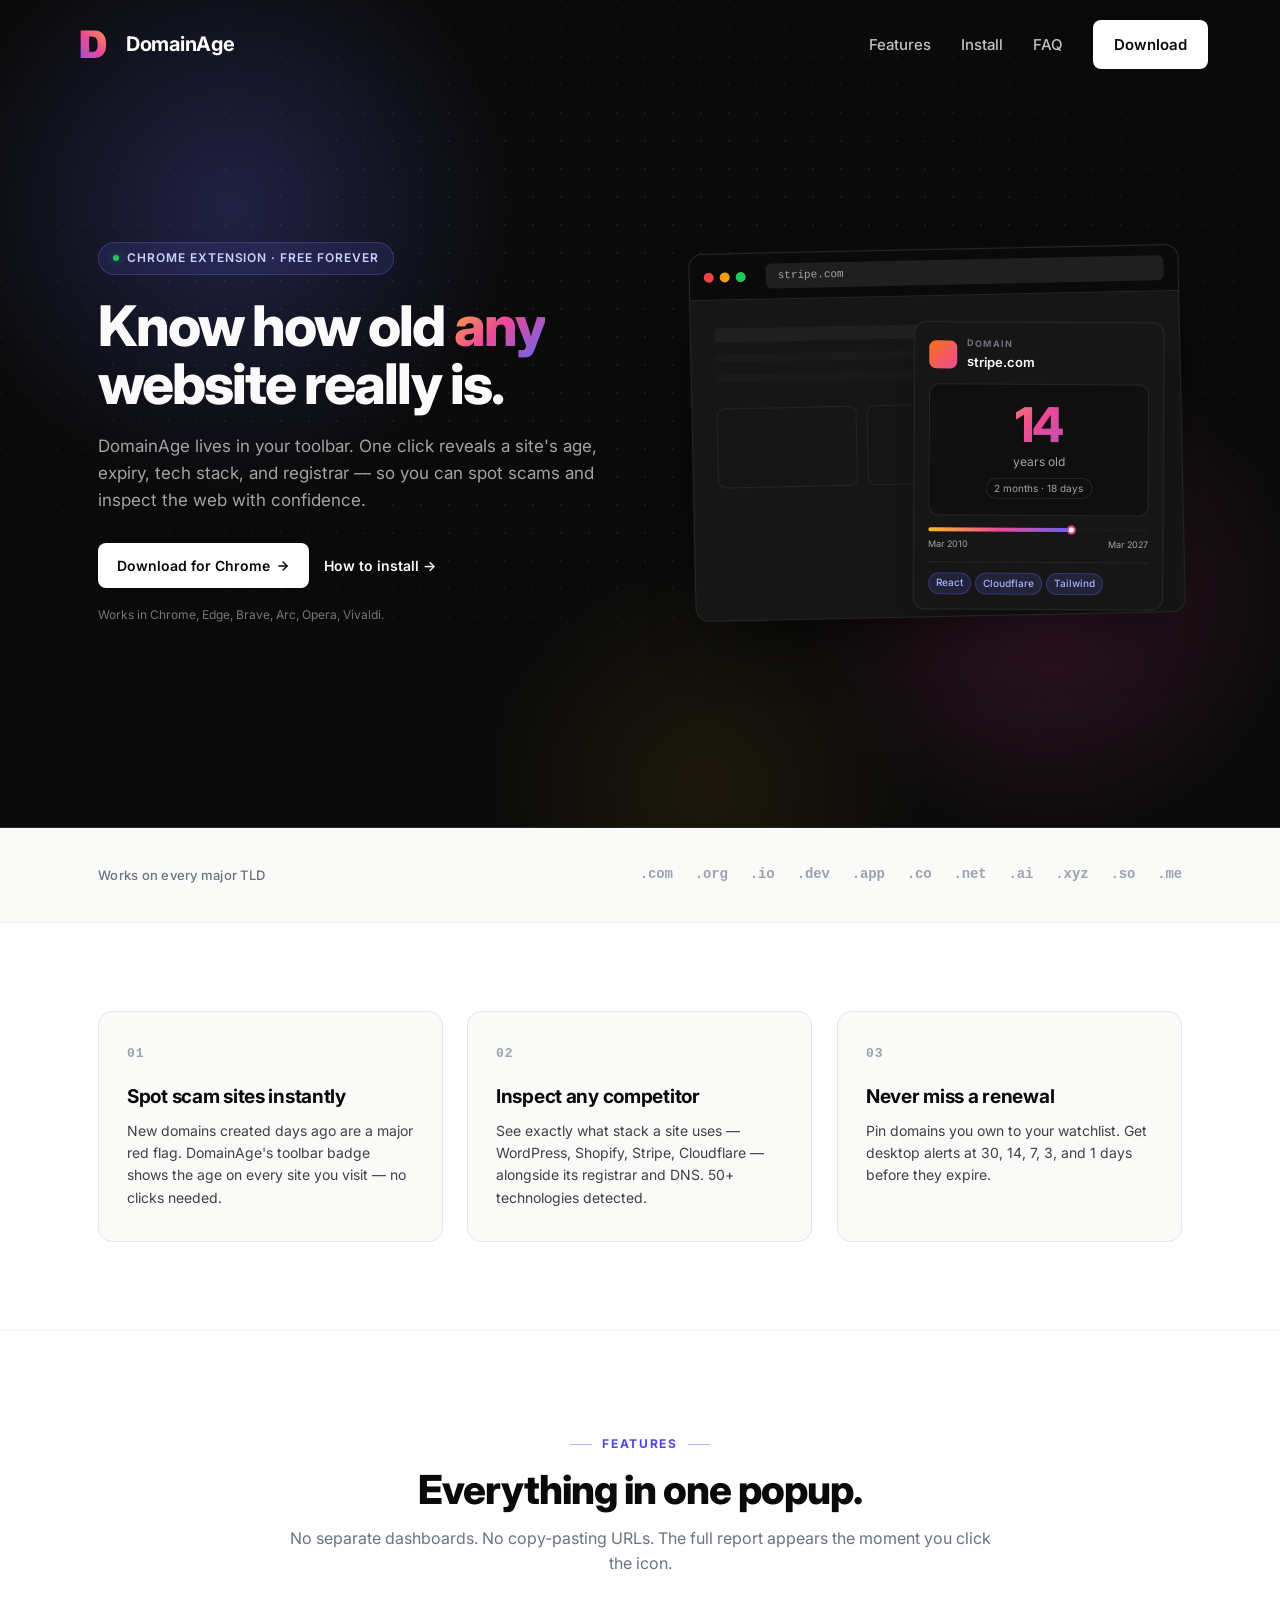
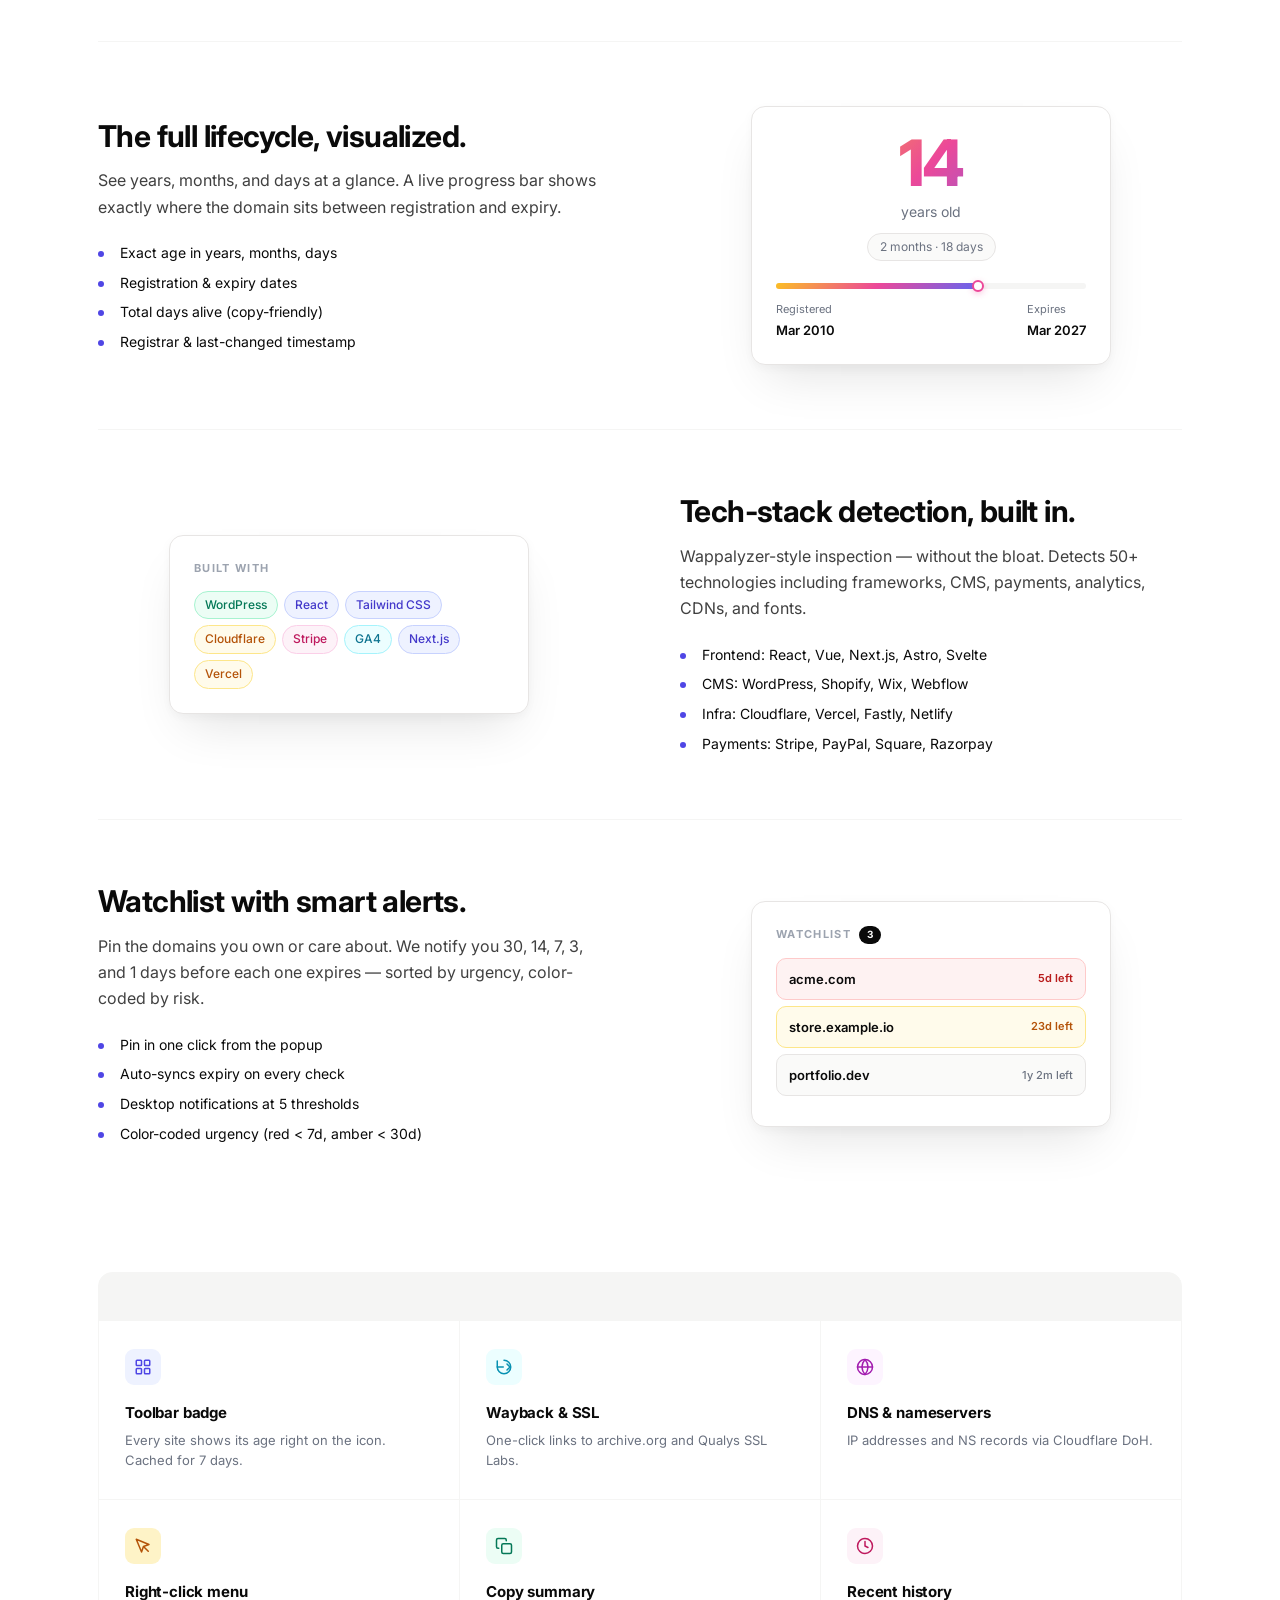
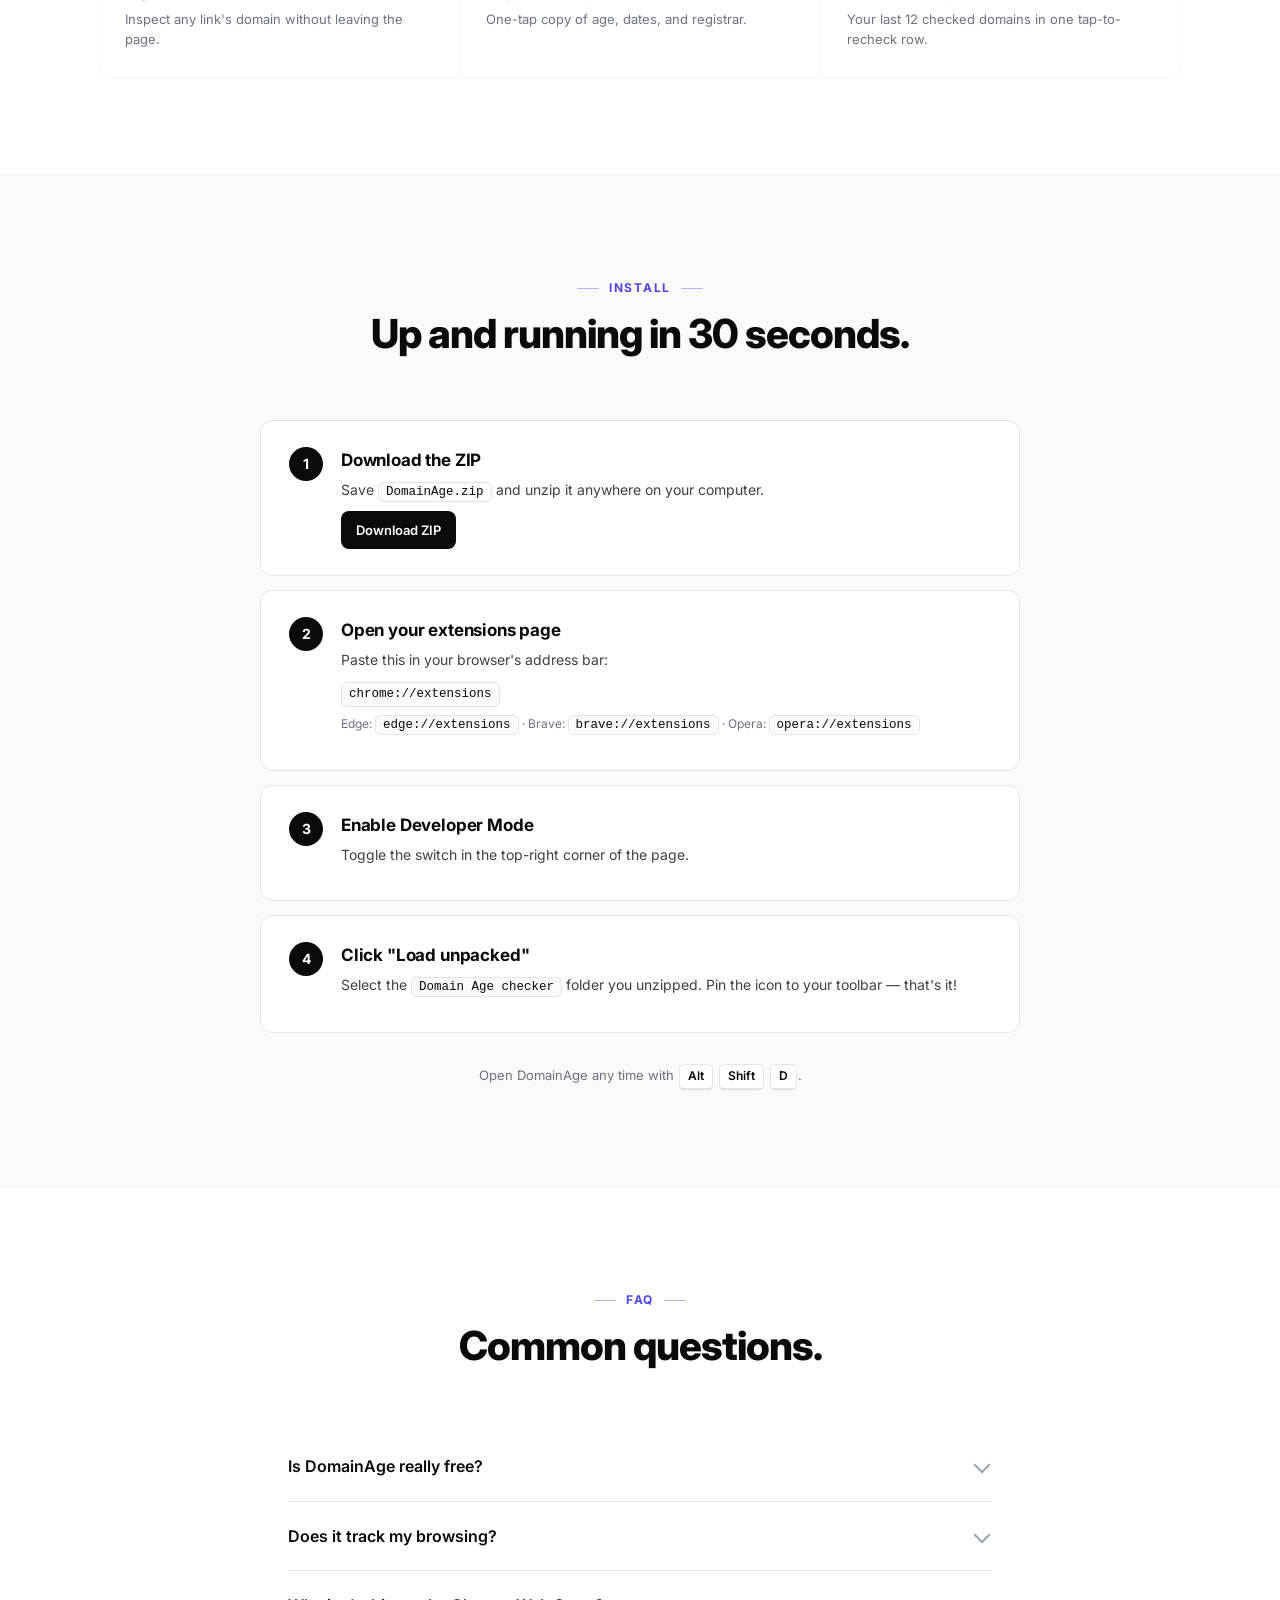
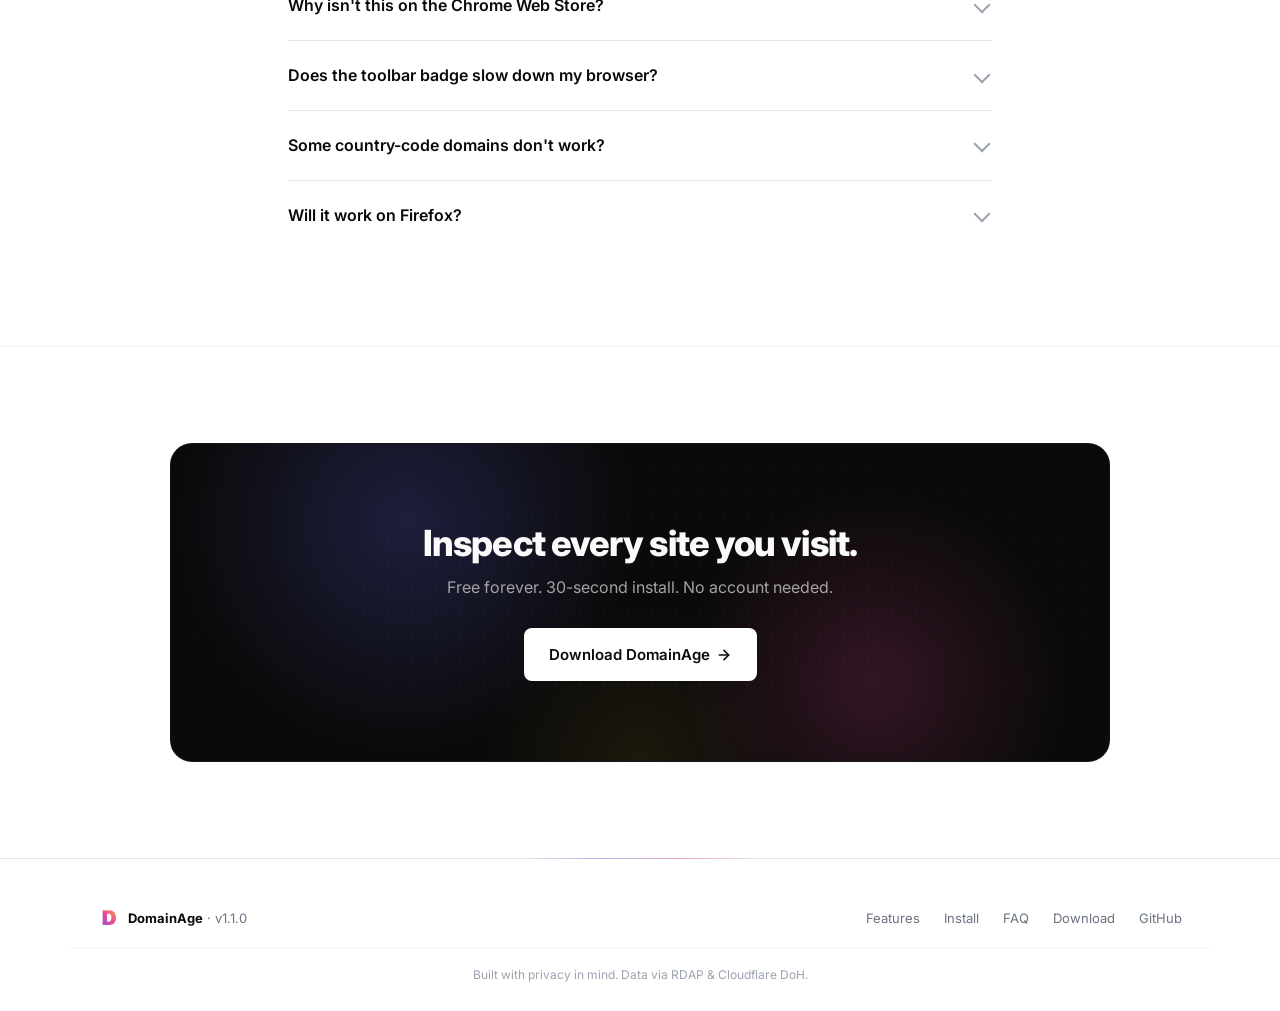
<file: website/index.html>
<!DOCTYPE html>
<html lang="en">

<head>
  <meta charset="UTF-8" />
  <meta name="viewport" content="width=device-width, initial-scale=1.0" />
  <title>DomainAge — See any website's age in one click</title>
  <meta name="description"
    content="A free Chrome extension that shows you any domain's age, expiry date, tech stack, and trust signals from your toolbar." />
  <link rel="icon" type="image/png" href="assets/icon128.png" />
  <link rel="preconnect" href="https://fonts.googleapis.com" />
  <link rel="preconnect" href="https://fonts.gstatic.com" crossorigin />
  <link rel="stylesheet"
    href="https://fonts.googleapis.com/css2?family=Inter:wght@400;500;600;700;800&display=swap" />
  <link rel="stylesheet" href="styles.css" />
</head>

<body>
  <!-- ===== NAV ===== -->
  <header class="nav">
    <div class="nav-inner">
      <a href="#" class="brand">
        <img src="assets/icon128.png" alt="" class="brand-logo" />
        <span>DomainAge</span>
      </a>
      <div class="nav-right">
        <a href="#features" class="nav-link">Features</a>
        <a href="#install" class="nav-link">Install</a>
        <a href="#faq" class="nav-link">FAQ</a>
        <a href="DomainAge.zip" class="btn btn-dark" download>Download</a>
      </div>
    </div>
  </header>

  <!-- ===== HERO ===== -->
  <section class="hero">
    <div class="container hero-grid">
      <div class="hero-text">
        <span class="eyebrow">CHROME EXTENSION · FREE FOREVER</span>
        <h1>Know how old <em>any</em> website really is.</h1>
        <p class="lede">
          DomainAge lives in your toolbar. One click reveals a site's age,
          expiry, tech stack, and registrar — so you can spot scams and inspect
          the web with confidence.
        </p>
        <div class="cta-row">
          <a href="DomainAge.zip" class="btn btn-primary" download>
            <span>Download for Chrome</span>
            <svg viewBox="0 0 24 24" width="14" height="14" fill="none" stroke="currentColor"
              stroke-width="2.4" stroke-linecap="round" stroke-linejoin="round">
              <line x1="5" y1="12" x2="19" y2="12"></line>
              <polyline points="12 5 19 12 12 19"></polyline>
            </svg>
          </a>
          <a href="#install" class="btn btn-link">How to install →</a>
        </div>
        <p class="micro">Works in Chrome, Edge, Brave, Arc, Opera, Vivaldi.</p>
      </div>

      <div class="hero-art">
        <div class="browser">
          <div class="browser-bar">
            <span class="dot dot-r"></span>
            <span class="dot dot-y"></span>
            <span class="dot dot-g"></span>
            <div class="browser-url">stripe.com</div>
          </div>
          <div class="browser-body">
            <div class="hover-popup">
              <div class="hp-head">
                <div class="hp-fav"></div>
                <div class="hp-text">
                  <div class="hp-label">DOMAIN</div>
                  <div class="hp-domain">stripe.com</div>
                </div>
              </div>
              <div class="hp-hero">
                <div class="hp-num">14</div>
                <div class="hp-unit">years old</div>
                <div class="hp-sub">2 months · 18 days</div>
              </div>
              <div class="hp-track">
                <div class="hp-fill"></div>
                <div class="hp-now"></div>
              </div>
              <div class="hp-meta">
                <span>Mar 2010</span>
                <span>Mar 2027</span>
              </div>
              <div class="hp-tech">
                <span class="chip">React</span>
                <span class="chip">Cloudflare</span>
                <span class="chip">Tailwind</span>
              </div>
            </div>
            <div class="page-blur">
              <div class="pb-bar"></div>
              <div class="pb-row"></div>
              <div class="pb-row short"></div>
              <div class="pb-grid">
                <div></div><div></div><div></div>
              </div>
            </div>
          </div>
        </div>
      </div>

      <div class="scroll-cue">
        <span>SCROLL TO EXPLORE</span>
        <svg viewBox="0 0 24 24" width="14" height="14" fill="none" stroke="currentColor"
          stroke-width="2.4" stroke-linecap="round" stroke-linejoin="round">
          <polyline points="6 9 12 15 18 9"></polyline>
        </svg>
      </div>
    </div>
  </section>

  <!-- ===== LOGO/TLD STRIP ===== -->
  <section class="strip">
    <div class="container">
      <p class="strip-text">Works on every major TLD</p>
      <div class="strip-tlds">
        <span>.com</span><span>.org</span><span>.io</span><span>.dev</span>
        <span>.app</span><span>.co</span><span>.net</span><span>.ai</span>
        <span>.xyz</span><span>.so</span><span>.me</span>
      </div>
    </div>
  </section>

  <!-- ===== WHY ===== -->
  <section class="why">
    <div class="container">
      <div class="why-grid">
        <div class="why-card fade-up">
          <div class="why-num">01</div>
          <h3>Spot scam sites instantly</h3>
          <p>
            New domains created days ago are a major red flag. DomainAge's
            toolbar badge shows the age on every site you visit — no clicks
            needed.
          </p>
        </div>
        <div class="why-card fade-up">
          <div class="why-num">02</div>
          <h3>Inspect any competitor</h3>
          <p>
            See exactly what stack a site uses — WordPress, Shopify, Stripe,
            Cloudflare — alongside its registrar and DNS. 50+ technologies
            detected.
          </p>
        </div>
        <div class="why-card fade-up">
          <div class="why-num">03</div>
          <h3>Never miss a renewal</h3>
          <p>
            Pin domains you own to your watchlist. Get desktop alerts at 30,
            14, 7, 3, and 1 days before they expire.
          </p>
        </div>
      </div>
    </div>
  </section>

  <!-- ===== FEATURE SHOWCASE ===== -->
  <section class="showcase" id="features">
    <div class="container">
      <div class="section-head">
        <span class="kicker">FEATURES</span>
        <h2>Everything in one popup.</h2>
        <p class="section-lede">
          No separate dashboards. No copy-pasting URLs. The full report appears
          the moment you click the icon.
        </p>
      </div>

      <!-- Big block 1 -->
      <div class="block fade-up">
        <div class="block-text">
          <h3>The full lifecycle, visualized.</h3>
          <p>
            See years, months, and days at a glance. A live progress bar shows
            exactly where the domain sits between registration and expiry.
          </p>
          <ul class="dotlist">
            <li>Exact age in years, months, days</li>
            <li>Registration &amp; expiry dates</li>
            <li>Total days alive (copy-friendly)</li>
            <li>Registrar &amp; last-changed timestamp</li>
          </ul>
        </div>
        <div class="block-art">
          <div class="card-light">
            <div class="cl-num">14</div>
            <div class="cl-unit">years old</div>
            <div class="cl-sub">2 months · 18 days</div>
            <div class="cl-track">
              <div class="cl-fill"></div>
              <div class="cl-now"></div>
            </div>
            <div class="cl-meta">
              <span>Registered<br><b>Mar 2010</b></span>
              <span>Expires<br><b>Mar 2027</b></span>
            </div>
          </div>
        </div>
      </div>

      <!-- Big block 2 -->
      <div class="block reverse fade-up">
        <div class="block-text">
          <h3>Tech-stack detection, built in.</h3>
          <p>
            Wappalyzer-style inspection — without the bloat. Detects 50+
            technologies including frameworks, CMS, payments, analytics, CDNs,
            and fonts.
          </p>
          <ul class="dotlist">
            <li>Frontend: React, Vue, Next.js, Astro, Svelte</li>
            <li>CMS: WordPress, Shopify, Wix, Webflow</li>
            <li>Infra: Cloudflare, Vercel, Fastly, Netlify</li>
            <li>Payments: Stripe, PayPal, Square, Razorpay</li>
          </ul>
        </div>
        <div class="block-art">
          <div class="card-light">
            <div class="cl-section">Built with</div>
            <div class="cl-tags">
              <span class="chip chip-cms">WordPress</span>
              <span class="chip chip-fw">React</span>
              <span class="chip chip-fw">Tailwind CSS</span>
              <span class="chip chip-cdn">Cloudflare</span>
              <span class="chip chip-pay">Stripe</span>
              <span class="chip chip-an">GA4</span>
              <span class="chip chip-fw">Next.js</span>
              <span class="chip chip-cdn">Vercel</span>
            </div>
          </div>
        </div>
      </div>

      <!-- Big block 3 -->
      <div class="block fade-up">
        <div class="block-text">
          <h3>Watchlist with smart alerts.</h3>
          <p>
            Pin the domains you own or care about. We notify you 30, 14, 7,
            3, and 1 days before each one expires — sorted by urgency,
            color-coded by risk.
          </p>
          <ul class="dotlist">
            <li>Pin in one click from the popup</li>
            <li>Auto-syncs expiry on every check</li>
            <li>Desktop notifications at 5 thresholds</li>
            <li>Color-coded urgency (red &lt; 7d, amber &lt; 30d)</li>
          </ul>
        </div>
        <div class="block-art">
          <div class="card-light">
            <div class="cl-section">
              Watchlist <span class="cl-pill">3</span>
            </div>
            <div class="wl-row urgent">
              <span>acme.com</span><span>5d left</span>
            </div>
            <div class="wl-row warn">
              <span>store.example.io</span><span>23d left</span>
            </div>
            <div class="wl-row">
              <span>portfolio.dev</span><span>1y 2m left</span>
            </div>
          </div>
        </div>
      </div>

      <!-- Mini grid -->
      <div class="mini-grid fade-up">
        <div class="mini">
          <div class="mini-ico">
            <svg viewBox="0 0 24 24" width="18" height="18" fill="none" stroke="currentColor"
              stroke-width="2" stroke-linecap="round" stroke-linejoin="round">
              <rect x="3" y="3" width="7" height="7" rx="1"></rect>
              <rect x="14" y="3" width="7" height="7" rx="1"></rect>
              <rect x="3" y="14" width="7" height="7" rx="1"></rect>
              <rect x="14" y="14" width="7" height="7" rx="1"></rect>
            </svg>
          </div>
          <h4>Toolbar badge</h4>
          <p>Every site shows its age right on the icon. Cached for 7 days.</p>
        </div>
        <div class="mini">
          <div class="mini-ico">
            <svg viewBox="0 0 24 24" width="18" height="18" fill="none" stroke="currentColor"
              stroke-width="2" stroke-linecap="round" stroke-linejoin="round">
              <path d="M3 12a9 9 0 1 0 9-9"></path>
              <polyline points="3 4 3 12 11 12"></polyline>
              <path d="M16 16l4-4-4-4"></path>
            </svg>
          </div>
          <h4>Wayback &amp; SSL</h4>
          <p>One-click links to archive.org and Qualys SSL Labs.</p>
        </div>
        <div class="mini">
          <div class="mini-ico">
            <svg viewBox="0 0 24 24" width="18" height="18" fill="none" stroke="currentColor"
              stroke-width="2" stroke-linecap="round" stroke-linejoin="round">
              <circle cx="12" cy="12" r="10"></circle>
              <line x1="2" y1="12" x2="22" y2="12"></line>
              <path d="M12 2a15.3 15.3 0 0 1 4 10 15.3 15.3 0 0 1-4 10 15.3 15.3 0 0 1-4-10 15.3 15.3 0 0 1 4-10z"></path>
            </svg>
          </div>
          <h4>DNS &amp; nameservers</h4>
          <p>IP addresses and NS records via Cloudflare DoH.</p>
        </div>
        <div class="mini">
          <div class="mini-ico">
            <svg viewBox="0 0 24 24" width="18" height="18" fill="none" stroke="currentColor"
              stroke-width="2" stroke-linecap="round" stroke-linejoin="round">
              <path d="M3 3l7.07 16.97 2.51-7.39 7.39-2.51L3 3z"></path>
              <line x1="13" y1="13" x2="19" y2="19"></line>
            </svg>
          </div>
          <h4>Right-click menu</h4>
          <p>Inspect any link's domain without leaving the page.</p>
        </div>
        <div class="mini">
          <div class="mini-ico">
            <svg viewBox="0 0 24 24" width="18" height="18" fill="none" stroke="currentColor"
              stroke-width="2" stroke-linecap="round" stroke-linejoin="round">
              <rect x="9" y="9" width="13" height="13" rx="2" ry="2"></rect>
              <path d="M5 15H4a2 2 0 0 1-2-2V4a2 2 0 0 1 2-2h9a2 2 0 0 1 2 2v1"></path>
            </svg>
          </div>
          <h4>Copy summary</h4>
          <p>One-tap copy of age, dates, and registrar.</p>
        </div>
        <div class="mini">
          <div class="mini-ico">
            <svg viewBox="0 0 24 24" width="18" height="18" fill="none" stroke="currentColor"
              stroke-width="2" stroke-linecap="round" stroke-linejoin="round">
              <circle cx="12" cy="12" r="10"></circle>
              <polyline points="12 6 12 12 16 14"></polyline>
            </svg>
          </div>
          <h4>Recent history</h4>
          <p>Your last 12 checked domains in one tap-to-recheck row.</p>
        </div>
      </div>
    </div>
  </section>

  <!-- ===== INSTALL ===== -->
  <section class="install" id="install">
    <div class="container">
      <div class="section-head">
        <span class="kicker">INSTALL</span>
        <h2>Up and running in 30 seconds.</h2>
      </div>

      <div class="install-list">
        <div class="install-item fade-up">
          <div class="install-step">1</div>
          <div class="install-body">
            <h3>Download the ZIP</h3>
            <p>Save <code>DomainAge.zip</code> and unzip it anywhere on your
              computer.</p>
            <a href="DomainAge.zip" download class="btn btn-dark btn-sm">
              Download ZIP
            </a>
          </div>
        </div>

        <div class="install-item fade-up">
          <div class="install-step">2</div>
          <div class="install-body">
            <h3>Open your extensions page</h3>
            <p>Paste this in your browser's address bar:</p>
            <code class="cmd">chrome://extensions</code>
            <p class="muted">
              Edge: <code>edge://extensions</code> · Brave:
              <code>brave://extensions</code> · Opera:
              <code>opera://extensions</code>
            </p>
          </div>
        </div>

        <div class="install-item fade-up">
          <div class="install-step">3</div>
          <div class="install-body">
            <h3>Enable Developer Mode</h3>
            <p>Toggle the switch in the top-right corner of the page.</p>
          </div>
        </div>

        <div class="install-item fade-up">
          <div class="install-step">4</div>
          <div class="install-body">
            <h3>Click "Load unpacked"</h3>
            <p>Select the <code>Domain Age checker</code> folder you unzipped.
              Pin the icon to your toolbar — that's it!</p>
          </div>
        </div>
      </div>

      <p class="install-foot">
        Open DomainAge any time with <kbd>Alt</kbd>
        <kbd>Shift</kbd> <kbd>D</kbd>.
      </p>
    </div>
  </section>

  <!-- ===== FAQ ===== -->
  <section class="faq" id="faq">
    <div class="container faq-container">
      <div class="section-head">
        <span class="kicker">FAQ</span>
        <h2>Common questions.</h2>
      </div>

      <details>
        <summary>Is DomainAge really free?</summary>
        <p>Yes — completely free, no signup, no ads, no tracking, no upsells.
          Data comes from free public APIs (RDAP and Cloudflare DNS).</p>
      </details>
      <details>
        <summary>Does it track my browsing?</summary>
        <p>No. DomainAge only sends the bare domain (not the full URL or your
          identity) to <code>rdap.org</code> and
          <code>cloudflare-dns.com</code>. Results are cached locally for 7
          days. There are no analytics and no servers of our own.</p>
      </details>
      <details>
        <summary>Why isn't this on the Chrome Web Store?</summary>
        <p>It's coming. For now, install via "Load unpacked" using the steps
          above — it works exactly the same.</p>
      </details>
      <details>
        <summary>Does the toolbar badge slow down my browser?</summary>
        <p>No. The badge is fetched from a 7-day local cache after the first
          visit, with deduplicated requests. The first lookup adds ~500ms in
          a background thread.</p>
      </details>
      <details>
        <summary>Some country-code domains don't work?</summary>
        <p>RDAP (the modern WHOIS replacement) covers most generic TLDs and
          major country codes, but not every ccTLD has joined yet. Domains
          without RDAP data show a "not found" message.</p>
      </details>
      <details>
        <summary>Will it work on Firefox?</summary>
        <p>Not yet. DomainAge is built for Chromium-based browsers (Chrome,
          Edge, Brave, Arc, Opera, Vivaldi). A Firefox build is on the
          roadmap.</p>
      </details>
    </div>
  </section>

  <!-- ===== CTA ===== -->
  <section class="end-cta">
    <div class="container">
      <div class="end-cta-card">
        <h2>Inspect every site you visit.</h2>
        <p>Free forever. 30-second install. No account needed.</p>
        <a href="DomainAge.zip" class="btn btn-primary btn-lg" download>
          <span>Download DomainAge</span>
          <svg viewBox="0 0 24 24" width="16" height="16" fill="none" stroke="currentColor"
            stroke-width="2.4" stroke-linecap="round" stroke-linejoin="round">
            <line x1="5" y1="12" x2="19" y2="12"></line>
            <polyline points="12 5 19 12 12 19"></polyline>
          </svg>
        </a>
      </div>
    </div>
  </section>

  <!-- ===== FOOTER ===== -->
  <footer class="footer">
    <div class="container footer-inner">
      <div class="footer-brand">
        <img src="assets/icon128.png" alt="" class="footer-logo" />
        <span><b>DomainAge</b> · v1.1.0</span>
      </div>
      <div class="footer-links">
        <a href="#features">Features</a>
        <a href="#install">Install</a>
        <a href="#faq">FAQ</a>
        <a href="DomainAge.zip" download>Download</a>
        <a href="https://github.com/hassanasghardeveloper-svg/domain-age-checker"
          target="_blank" rel="noopener noreferrer">GitHub</a>
      </div>
    </div>
    <p class="footer-fine">
      Built with privacy in mind. Data via RDAP &amp; Cloudflare DoH.
    </p>
  </footer>

  <script>
    // Sticky-on-scroll header
    (function () {
      var nav = document.querySelector('.nav');
      function onScroll() {
        if (window.scrollY > 12) nav.classList.add('scrolled');
        else nav.classList.remove('scrolled');
      }
      window.addEventListener('scroll', onScroll, { passive: true });
      onScroll();
    })();

    // Scroll fade-ins (staggered when multiple visible at once)
    (function () {
      var els = document.querySelectorAll('.fade-up');
      if (!('IntersectionObserver' in window)) {
        els.forEach(function (el) { el.classList.add('in'); });
        return;
      }
      var io = new IntersectionObserver(function (entries) {
        entries.forEach(function (entry, i) {
          if (entry.isIntersecting) {
            entry.target.style.transitionDelay = (i * 80) + 'ms';
            entry.target.classList.add('in');
            io.unobserve(entry.target);
          }
        });
      }, { threshold: 0.12, rootMargin: '0px 0px -8% 0px' });
      els.forEach(function (el) { io.observe(el); });
    })();
  </script>
</body>

</html>
</file>
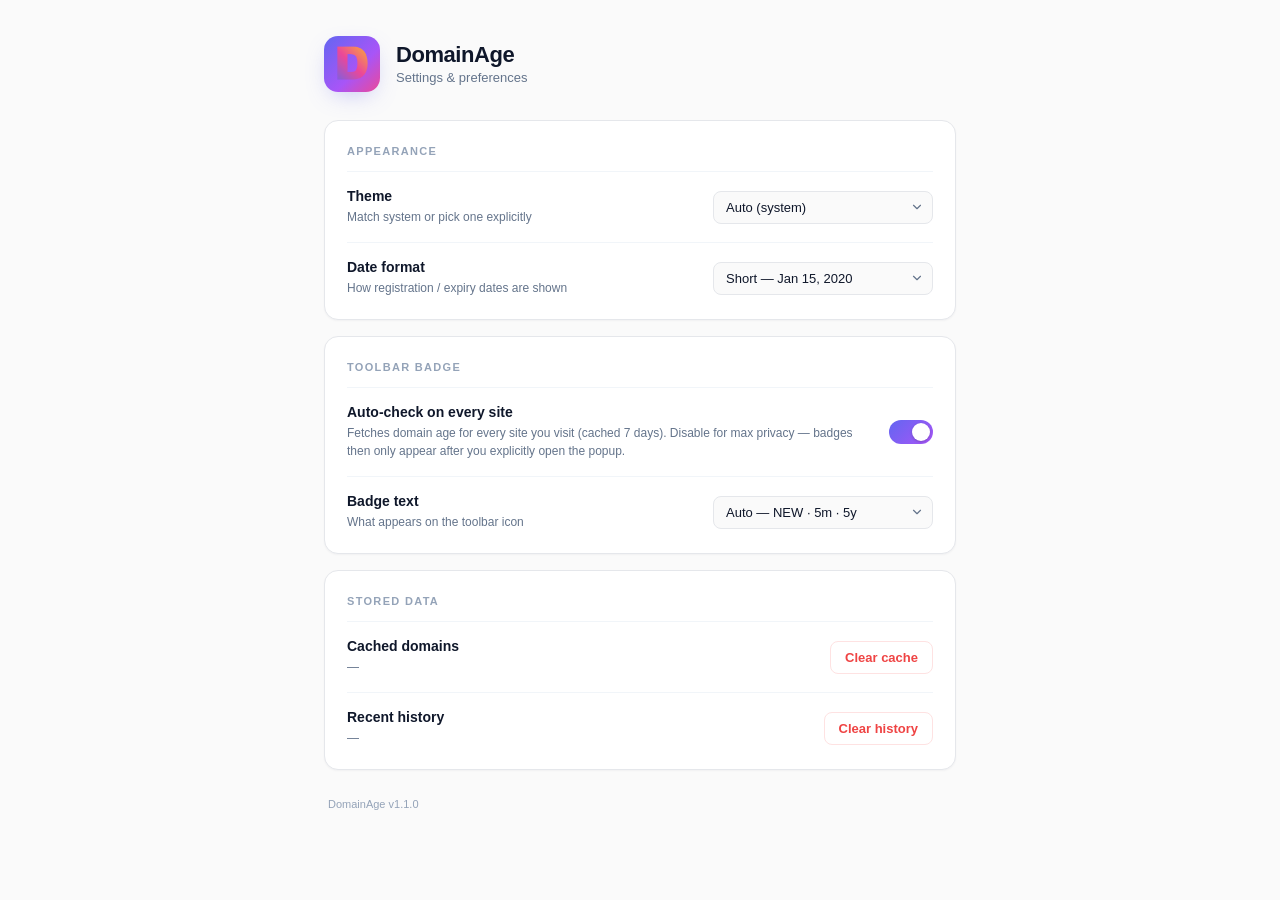
<file: options.html>
<!DOCTYPE html>
<html lang="en">

<head>
  <meta charset="UTF-8" />
  <title>DomainAge — Settings</title>
  <link rel="stylesheet" href="options.css" />
</head>

<body>
  <main class="page">
    <header class="hero">
      <div class="hero-icon">
        <img src="icons/icon128.png" alt="" />
      </div>
      <div class="hero-text">
        <h1>DomainAge</h1>
        <p>Settings &amp; preferences</p>
      </div>
    </header>

    <section class="card">
      <h2>Appearance</h2>

      <div class="row">
        <div class="row-text">
          <div class="row-label">Theme</div>
          <div class="row-hint">Match system or pick one explicitly</div>
        </div>
        <select id="theme" class="select">
          <option value="auto">Auto (system)</option>
          <option value="light">Light</option>
          <option value="dark">Dark</option>
        </select>
      </div>

      <div class="row">
        <div class="row-text">
          <div class="row-label">Date format</div>
          <div class="row-hint">How registration / expiry dates are shown</div>
        </div>
        <select id="dateFormat" class="select">
          <option value="short">Short — Jan 15, 2020</option>
          <option value="long">Long — January 15, 2020</option>
          <option value="iso">ISO — 2020-01-15</option>
          <option value="relative">Relative — 5 years ago</option>
        </select>
      </div>
    </section>

    <section class="card">
      <h2>Toolbar Badge</h2>

      <div class="row">
        <div class="row-text">
          <div class="row-label">Auto-check on every site</div>
          <div class="row-hint">
            Fetches domain age for every site you visit (cached 7 days). Disable
            for max privacy — badges then only appear after you explicitly open
            the popup.
          </div>
        </div>
        <label class="switch">
          <input type="checkbox" id="autoFetch" />
          <span class="slider"></span>
        </label>
      </div>

      <div class="row">
        <div class="row-text">
          <div class="row-label">Badge text</div>
          <div class="row-hint">What appears on the toolbar icon</div>
        </div>
        <select id="badgeFormat" class="select">
          <option value="auto">Auto — NEW · 5m · 5y</option>
          <option value="years">Years only — 5y / &lt;1y</option>
          <option value="months">Months — 65m</option>
          <option value="off">Off — no badge</option>
        </select>
      </div>
    </section>

    <section class="card">
      <h2>Stored Data</h2>

      <div class="row">
        <div class="row-text">
          <div class="row-label">Cached domains</div>
          <div class="row-hint" id="cacheCount">—</div>
        </div>
        <button id="clearCache" class="btn btn-danger" type="button">
          Clear cache
        </button>
      </div>

      <div class="row">
        <div class="row-text">
          <div class="row-label">Recent history</div>
          <div class="row-hint" id="historyCount">—</div>
        </div>
        <button id="clearHistory" class="btn btn-danger" type="button">
          Clear history
        </button>
      </div>
    </section>

    <footer class="foot">
      <span class="version">DomainAge v1.1.0</span>
      <span id="savedToast" class="saved hidden">
        <svg viewBox="0 0 24 24" width="13" height="13" fill="none" stroke="currentColor" stroke-width="2.5"
          stroke-linecap="round" stroke-linejoin="round">
          <polyline points="20 6 9 17 4 12"></polyline>
        </svg>
        <span>Saved</span>
      </span>
    </footer>
  </main>

  <script src="options.js"></script>
</body>

</html>
</file>
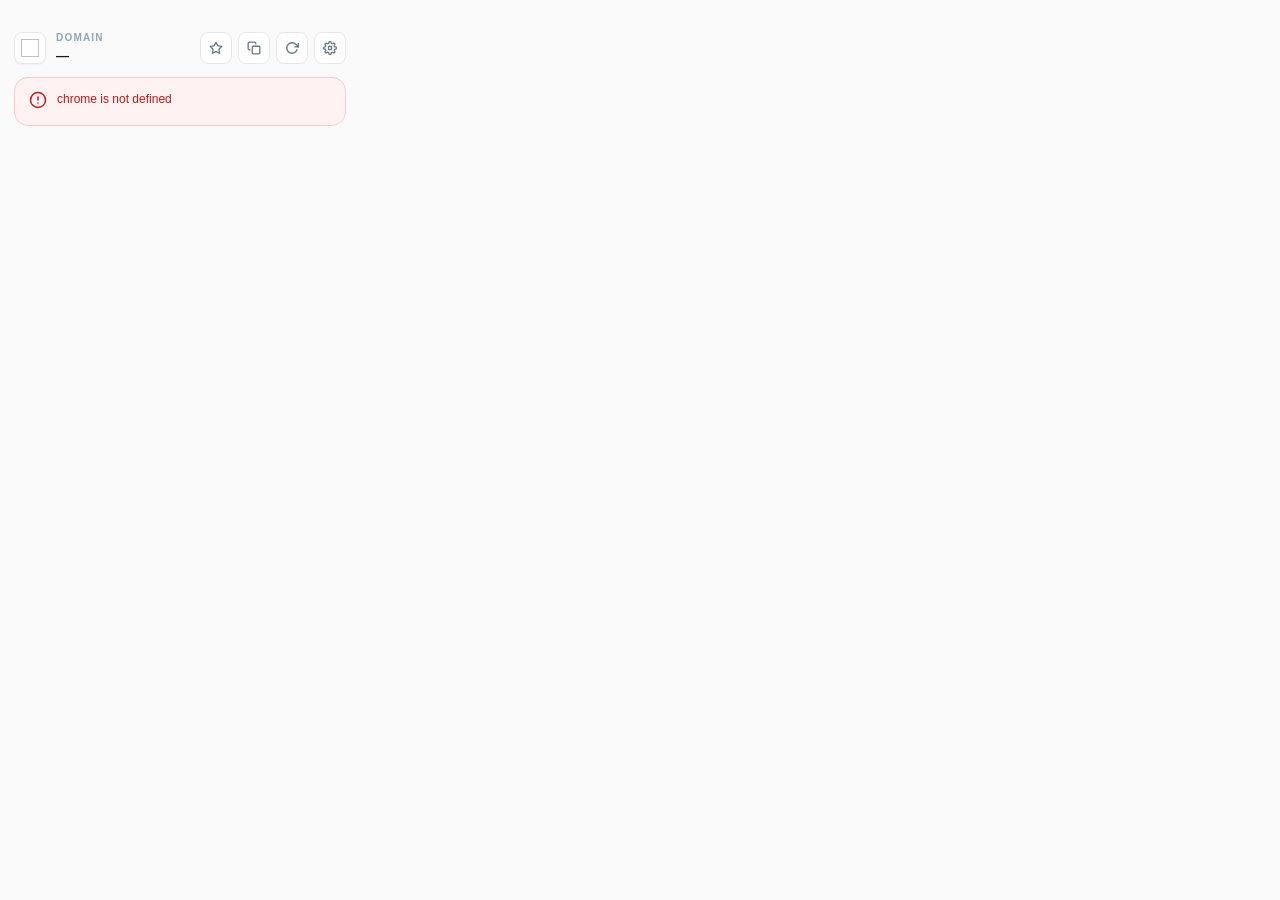
<file: popup.html>
<!DOCTYPE html>
<html lang="en">

<head>
  <meta charset="UTF-8" />
  <title>Domain Age</title>
  <link rel="stylesheet" href="popup.css" />
</head>

<body>
  <div class="app">
    <div class="brand-row">
      <div class="favicon-wrap">
        <img id="favicon" alt="" />
      </div>
      <div class="brand-text">
        <span class="brand-label">Domain</span>
        <span id="domain" class="brand-name">—</span>
      </div>
      <div class="brand-actions">
        <button type="button" id="pinBtn" class="iconbtn" title="Add to watchlist">
          <svg viewBox="0 0 24 24" width="14" height="14" fill="none" stroke="currentColor" stroke-width="2.2"
            stroke-linecap="round" stroke-linejoin="round">
            <polygon
              points="12 2 15.09 8.26 22 9.27 17 14.14 18.18 21.02 12 17.77 5.82 21.02 7 14.14 2 9.27 8.91 8.26 12 2">
            </polygon>
          </svg>
        </button>
        <button type="button" id="copyBtn" class="iconbtn" title="Copy summary">
          <svg viewBox="0 0 24 24" width="14" height="14" fill="none" stroke="currentColor" stroke-width="2.2"
            stroke-linecap="round" stroke-linejoin="round">
            <rect x="9" y="9" width="13" height="13" rx="2" ry="2"></rect>
            <path d="M5 15H4a2 2 0 0 1-2-2V4a2 2 0 0 1 2-2h9a2 2 0 0 1 2 2v1"></path>
          </svg>
        </button>
        <button type="button" id="recheck" class="iconbtn" title="Refresh">
          <svg viewBox="0 0 24 24" width="14" height="14" fill="none" stroke="currentColor" stroke-width="2.4"
            stroke-linecap="round" stroke-linejoin="round">
            <polyline points="23 4 23 10 17 10"></polyline>
            <path d="M20.49 15a9 9 0 1 1-2.12-9.36L23 10"></path>
          </svg>
        </button>
        <button type="button" id="settingsBtn" class="iconbtn" title="Settings">
          <svg viewBox="0 0 24 24" width="14" height="14" fill="none" stroke="currentColor" stroke-width="2.2"
            stroke-linecap="round" stroke-linejoin="round">
            <circle cx="12" cy="12" r="3"></circle>
            <path d="M19.4 15a1.65 1.65 0 0 0 .33 1.82l.06.06a2 2 0 0 1 0 2.83 2 2 0 0 1-2.83 0l-.06-.06a1.65 1.65 0 0 0-1.82-.33 1.65 1.65 0 0 0-1 1.51V21a2 2 0 0 1-2 2 2 2 0 0 1-2-2v-.09A1.65 1.65 0 0 0 9 19.4a1.65 1.65 0 0 0-1.82.33l-.06.06a2 2 0 0 1-2.83 0 2 2 0 0 1 0-2.83l.06-.06a1.65 1.65 0 0 0 .33-1.82 1.65 1.65 0 0 0-1.51-1H3a2 2 0 0 1-2-2 2 2 0 0 1 2-2h.09A1.65 1.65 0 0 0 4.6 9a1.65 1.65 0 0 0-.33-1.82l-.06-.06a2 2 0 0 1 0-2.83 2 2 0 0 1 2.83 0l.06.06a1.65 1.65 0 0 0 1.82.33H9a1.65 1.65 0 0 0 1-1.51V3a2 2 0 0 1 2-2 2 2 0 0 1 2 2v.09a1.65 1.65 0 0 0 1 1.51 1.65 1.65 0 0 0 1.82-.33l.06-.06a2 2 0 0 1 2.83 0 2 2 0 0 1 0 2.83l-.06.06a1.65 1.65 0 0 0-.33 1.82V9a1.65 1.65 0 0 0 1.51 1H21a2 2 0 0 1 2 2 2 2 0 0 1-2 2h-.09a1.65 1.65 0 0 0-1.51 1z"></path>
          </svg>
        </button>
      </div>
    </div>

    <section id="history" class="history hidden">
      <div class="history-head">
        <span>Recent</span>
        <button id="historyClear" class="history-clear" title="Clear history">
          <svg viewBox="0 0 24 24" width="11" height="11" fill="none" stroke="currentColor" stroke-width="2.4"
            stroke-linecap="round" stroke-linejoin="round">
            <line x1="18" y1="6" x2="6" y2="18"></line>
            <line x1="6" y1="6" x2="18" y2="18"></line>
          </svg>
        </button>
      </div>
      <div id="historyList" class="history-list"></div>
    </section>

    <section id="watchlist" class="watchlist hidden">
      <div class="watchlist-head">
        <span>Watchlist</span>
        <span id="watchlistCount" class="watchlist-count">0</span>
      </div>
      <div id="watchlistList" class="watchlist-list"></div>
    </section>

    <main id="result" class="hidden">
      <section class="hero">
        <div class="hero-num" id="ageYears">—</div>
        <div class="hero-unit" id="ageUnit">years old</div>
        <div class="hero-sub" id="ageSub">— months · — days</div>
      </section>

      <section class="timeline">
        <div class="tl-track">
          <div class="tl-fill" id="tlFill"></div>
          <div class="tl-dot tl-dot-start"></div>
          <div class="tl-dot tl-dot-end"></div>
          <div class="tl-now" id="tlNow"></div>
        </div>
        <div class="tl-meta">
          <div class="tl-meta-item">
            <span class="tl-label">Registered</span>
            <span id="created" class="tl-val">—</span>
          </div>
          <div class="tl-meta-item tl-meta-end">
            <span class="tl-label">Expires</span>
            <span id="expires" class="tl-val">—</span>
          </div>
        </div>
      </section>

      <section class="actions">
        <a id="pagesBtn" class="action-btn" target="_blank" rel="noopener noreferrer" title="See indexed pages on Google">
          <svg viewBox="0 0 24 24" width="14" height="14" fill="none" stroke="currentColor" stroke-width="2"
            stroke-linecap="round" stroke-linejoin="round">
            <circle cx="11" cy="11" r="7"></circle>
            <line x1="21" y1="21" x2="16.65" y2="16.65"></line>
          </svg>
          <span>On Google</span>
        </a>
        <a id="waybackBtn" class="action-btn" target="_blank" rel="noopener noreferrer">
          <svg viewBox="0 0 24 24" width="14" height="14" fill="none" stroke="currentColor" stroke-width="2"
            stroke-linecap="round" stroke-linejoin="round">
            <rect x="2" y="4" width="20" height="5" rx="1"></rect>
            <path d="M4 9v10a1 1 0 0 0 1 1h14a1 1 0 0 0 1-1V9"></path>
            <line x1="10" y1="14" x2="14" y2="14"></line>
          </svg>
          <span>Wayback</span>
        </a>
        <a id="sslBtn" class="action-btn" target="_blank" rel="noopener noreferrer">
          <svg viewBox="0 0 24 24" width="14" height="14" fill="none" stroke="currentColor" stroke-width="2"
            stroke-linecap="round" stroke-linejoin="round">
            <path d="M12 22s8-4 8-10V5l-8-3-8 3v7c0 6 8 10 8 10z"></path>
          </svg>
          <span>SSL</span>
        </a>
      </section>

      <section class="details">
        <div class="detail">
          <span class="d-label">Registrar</span>
          <span id="registrar" class="d-val">—</span>
        </div>
        <div class="detail">
          <span class="d-label">Last updated</span>
          <span id="updated" class="d-val">—</span>
        </div>
        <div class="detail">
          <span class="d-label">Total days</span>
          <span id="totalDays" class="d-val">—</span>
        </div>
        <div class="detail">
          <span class="d-label">Site pages</span>
          <span class="d-val">
            <button type="button" id="pagesValueBtn" class="d-link">
              <span id="pagesCount">—</span>
            </button>
          </span>
        </div>
      </section>

      <section class="details dns">
        <div class="section-head">DNS</div>
        <div class="detail">
          <span class="d-label">IP address</span>
          <span id="dnsA" class="d-val">—</span>
        </div>
        <div class="detail">
          <span class="d-label">Nameservers</span>
          <span id="dnsNs" class="d-val">—</span>
        </div>
      </section>

      <section class="details tech-section hidden" id="techSection">
        <div class="section-head">Built with</div>
        <div id="techStack" class="tech-stack"></div>
      </section>
    </main>

    <div id="loading" class="loading">
      <div class="spinner"></div>
      <p>Looking up domain…</p>
    </div>

    <div id="error" class="error hidden">
      <div class="error-icon">
        <svg viewBox="0 0 24 24" width="18" height="18" fill="none" stroke="currentColor" stroke-width="2"
          stroke-linecap="round" stroke-linejoin="round">
          <circle cx="12" cy="12" r="10"></circle>
          <line x1="12" y1="8" x2="12" y2="12"></line>
          <line x1="12" y1="16" x2="12.01" y2="16"></line>
        </svg>
      </div>
      <p id="errorMsg"></p>
    </div>
  </div>

  <script src="popup.js"></script>
</body>

</html>
</file>
<file: website/styles.css>
/* ============================================================
   DomainAge landing — Linear / Stripe inspired
   ============================================================ */

:root {
  --bg: #ffffff;
  --bg-soft: #fafaf9;
  --bg-tinted: #f5f5f4;
  --ink: #0a0a0a;
  --ink-2: #1c1c1c;
  --text: #404040;
  --text-soft: #6b7280;
  --text-mute: #9ca3af;
  --line: #e7e5e4;
  --line-soft: #f5f5f4;
  --accent: #4f46e5;
  --accent-soft: #eef2ff;
  --grad: linear-gradient(135deg, #fbbf24 0%, #ec4899 50%, #6366f1 100%);
  --shadow-sm: 0 1px 2px rgba(0, 0, 0, 0.04);
  --shadow-md: 0 4px 16px -4px rgba(0, 0, 0, 0.08), 0 1px 3px rgba(0, 0, 0, 0.04);
  --shadow-lg: 0 24px 48px -16px rgba(0, 0, 0, 0.12), 0 4px 12px rgba(0, 0, 0, 0.04);

  /* Hero (dark) palette */
  --d-bg: #0a0a0a;
  --d-surface: #161616;
  --d-line: #262626;
  --d-text: #fafafa;
  --d-text-soft: #a3a3a3;
}

* { box-sizing: border-box; margin: 0; padding: 0; }

html {
  scroll-behavior: smooth;
  overflow-x: hidden;
  -webkit-text-size-adjust: 100%; /* prevent iOS zoom */
}

body {
  font-family: "Inter", -apple-system, BlinkMacSystemFont, "Segoe UI", Roboto, sans-serif;
  background: var(--bg);
  color: var(--text);
  line-height: 1.55;
  -webkit-font-smoothing: antialiased;
  -moz-osx-font-smoothing: grayscale;
  overflow-x: hidden;
  width: 100%;
  max-width: 100vw;
  -webkit-overflow-scrolling: touch; /* smooth iOS scroll */
}

a { color: inherit; text-decoration: none; }
img { display: block; max-width: 100%; }

.container {
  max-width: 1140px;
  margin: 0 auto;
  padding: 0 28px;
}

/* ===== Buttons ===== */
.btn {
  display: inline-flex;
  align-items: center;
  gap: 6px;
  font-family: inherit;
  font-size: 14px;
  font-weight: 600;
  padding: 11px 18px;
  border-radius: 8px;
  border: 1px solid transparent;
  cursor: pointer;
  transition: transform 0.15s, background 0.15s, border-color 0.15s, box-shadow 0.15s;
  white-space: nowrap;
}

.btn-primary {
  background: var(--ink);
  color: white;
  box-shadow:
    var(--shadow-sm),
    inset 0 1px 0 rgba(255, 255, 255, 0.08);
  position: relative;
  overflow: hidden;
}

.btn-primary::before {
  content: "";
  position: absolute;
  inset: 0;
  background: linear-gradient(
    90deg,
    transparent,
    rgba(255, 255, 255, 0.12),
    transparent
  );
  transform: translateX(-100%);
  transition: transform 0.6s ease;
}

.btn-primary:hover {
  background: var(--ink-2);
  transform: translateY(-1px);
  box-shadow:
    var(--shadow-md),
    inset 0 1px 0 rgba(255, 255, 255, 0.1);
}

.btn-primary:hover::before {
  transform: translateX(100%);
}

.btn-dark {
  background: var(--ink);
  color: white;
}
.btn-dark:hover { background: var(--ink-2); }

.btn-link {
  color: var(--ink);
  background: transparent;
  padding: 11px 6px;
}
.btn-link:hover { color: var(--accent); }

.btn-sm { padding: 8px 14px; font-size: 13px; }
.btn-lg { padding: 14px 24px; font-size: 15px; }

/* ===== NAV ===== */
.nav {
  position: fixed;
  top: 0;
  left: 0;
  right: 0;
  z-index: 50;
  background: transparent;
  border-bottom: 1px solid transparent;
  transition: background 0.25s ease, border-color 0.25s ease,
    backdrop-filter 0.25s ease;
}

.nav-inner {
  max-width: 1200px;
  margin: 0 auto;
  display: flex;
  align-items: center;
  justify-content: space-between;
  padding: 20px 32px;
}

.nav.scrolled {
  background: rgba(255, 255, 255, 0.85);
  backdrop-filter: saturate(180%) blur(12px);
  -webkit-backdrop-filter: saturate(180%) blur(12px);
  border-bottom-color: var(--line-soft);
}

.brand {
  display: flex;
  align-items: center;
  gap: 12px;
  font-weight: 700;
  font-size: 20px;
  color: white;
  letter-spacing: -0.015em;
  transition: color 0.25s ease;
}

.nav.scrolled .brand { color: var(--ink); }

.brand-logo { width: 42px; height: 42px; }

.nav-right {
  display: flex;
  align-items: center;
  gap: 30px;
}

.nav-link {
  font-size: 15px;
  font-weight: 500;
  color: rgba(255, 255, 255, 0.75);
  transition: color 0.25s ease;
}
.nav-link:hover { color: white; }

.nav.scrolled .nav-link { color: var(--text); }
.nav.scrolled .nav-link:hover { color: var(--ink); }

.nav .btn {
  font-size: 15px;
  padding: 12px 20px;
}

/* When transparent over dark hero, the dark download button looks fine,
   but switch to a contrasting white-on-dark feel for clarity */
.nav .btn-dark {
  background: white;
  color: var(--ink);
  transition: background 0.25s ease, color 0.25s ease;
}
.nav .btn-dark:hover { background: #f0f0f0; }

.nav.scrolled .btn-dark {
  background: var(--ink);
  color: white;
}
.nav.scrolled .btn-dark:hover { background: var(--ink-2); }

/* ============================================================
   HERO  (dark)
   ============================================================ */
.hero {
  background: var(--d-bg);
  color: var(--d-text);
  padding: 120px 0 80px;
  min-height: 92vh;
  display: flex;
  align-items: center;
  border-bottom: 1px solid var(--d-line);
  position: relative;
  overflow: hidden;
}

.hero .container { width: 100%; position: relative; z-index: 2; }

/* Subtle dot grid */
.hero::before {
  content: "";
  position: absolute;
  inset: 0;
  background-image:
    radial-gradient(circle at 1px 1px, rgba(255, 255, 255, 0.06) 1px, transparent 0);
  background-size: 28px 28px;
  -webkit-mask-image: radial-gradient(ellipse 80% 60% at 50% 40%, black 40%, transparent 95%);
  mask-image: radial-gradient(ellipse 80% 60% at 50% 40%, black 40%, transparent 95%);
  pointer-events: none;
  z-index: 0;
}

/* Animated gradient blobs */
.hero::after {
  content: "";
  position: absolute;
  inset: 0;
  background:
    radial-gradient(circle 480px at 18% 25%, rgba(99, 102, 241, 0.25), transparent 60%),
    radial-gradient(circle 420px at 82% 72%, rgba(236, 72, 153, 0.18), transparent 60%),
    radial-gradient(circle 320px at 55% 95%, rgba(251, 191, 36, 0.08), transparent 70%);
  animation: heroBreathe 14s ease-in-out infinite alternate;
  pointer-events: none;
  z-index: 0;
}

@keyframes heroBreathe {
  0%   { transform: translate3d(-2%, -1%, 0) scale(1); opacity: 0.85; }
  50%  { transform: translate3d(2%, 1%, 0) scale(1.05); opacity: 1; }
  100% { transform: translate3d(-1%, 2%, 0) scale(1); opacity: 0.9; }
}

/* Scroll-down nudge (mobile only) */
.scroll-cue { display: none; }

@media (max-width: 760px) {
  .scroll-cue {
    display: flex;
    flex-direction: column;
    align-items: center;
    gap: 4px;
    margin-top: 32px;
    color: rgba(255, 255, 255, 0.45);
    font-size: 10px;
    letter-spacing: 0.16em;
    font-weight: 700;
    text-transform: uppercase;
    animation: scrollBob 1.8s ease-in-out infinite;
  }
  @keyframes scrollBob {
    0%, 100% { transform: translateY(0); opacity: 0.55; }
    50%      { transform: translateY(6px); opacity: 1; }
  }
}

.hero-grid {
  display: grid;
  grid-template-columns: 1.05fr 1fr;
  gap: 80px;
  align-items: center;
  position: relative;
}

.eyebrow {
  display: inline-flex;
  align-items: center;
  gap: 8px;
  font-size: 12px;
  font-weight: 600;
  letter-spacing: 0.08em;
  color: #c7d2fe;
  background: rgba(99, 102, 241, 0.14);
  border: 1px solid rgba(99, 102, 241, 0.3);
  padding: 6px 14px;
  border-radius: 999px;
  margin-bottom: 22px;
  position: relative;
}

.eyebrow::before {
  content: "";
  width: 6px;
  height: 6px;
  border-radius: 50%;
  background: #22c55e;
  box-shadow: 0 0 8px rgba(34, 197, 94, 0.6);
  animation: pulse 2s ease-in-out infinite;
}

@keyframes pulse {
  0%, 100% { opacity: 1; transform: scale(1); }
  50%      { opacity: 0.6; transform: scale(0.85); }
}

h1 {
  font-size: 56px;
  font-weight: 800;
  letter-spacing: -0.035em;
  line-height: 1.04;
  color: var(--d-text);
  margin-bottom: 20px;
}

h1 em {
  font-style: normal;
  background: var(--grad);
  -webkit-background-clip: text;
  background-clip: text;
  color: transparent;
}

.lede {
  font-size: 17px;
  color: var(--d-text-soft);
  max-width: 540px;
  margin-bottom: 28px;
  line-height: 1.6;
}

.cta-row {
  display: flex;
  align-items: center;
  gap: 8px;
  flex-wrap: wrap;
  margin-bottom: 18px;
}

.hero .btn-primary {
  background: white;
  color: var(--ink);
}
.hero .btn-primary:hover { background: #f0f0f0; }

.hero .btn-link { color: var(--d-text); }
.hero .btn-link:hover { color: #c7d2fe; }

.micro {
  font-size: 12px;
  color: var(--d-text-soft);
  opacity: 0.7;
}

/* ===== Hero art: browser + popup ===== */
.hero-art {
  position: relative;
  z-index: 1;
}

.browser {
  background: var(--d-surface);
  border: 1px solid var(--d-line);
  border-radius: 14px;
  overflow: hidden;
  box-shadow:
    0 32px 64px -24px rgba(0, 0, 0, 0.6),
    0 0 0 1px rgba(255, 255, 255, 0.02),
    inset 0 1px 0 rgba(255, 255, 255, 0.04);
  transform: rotate(-1.2deg);
  transition: transform 0.4s ease;
}

.browser:hover {
  transform: rotate(0deg) translateY(-4px);
}

.browser-bar {
  display: flex;
  align-items: center;
  gap: 6px;
  padding: 10px 14px;
  background: #0a0a0a;
  border-bottom: 1px solid var(--d-line);
}

.dot {
  width: 10px;
  height: 10px;
  border-radius: 50%;
}
.dot-r { background: #ef4444; }
.dot-y { background: #f59e0b; }
.dot-g { background: #22c55e; }

.browser-url {
  flex: 1;
  margin-left: 14px;
  background: #1f1f1f;
  border-radius: 6px;
  font-size: 11px;
  color: var(--d-text-soft);
  padding: 4px 12px;
  font-family: ui-monospace, monospace;
}

.browser-body {
  position: relative;
  padding: 28px 24px;
  min-height: 320px;
}

.page-blur {
  display: flex;
  flex-direction: column;
  gap: 12px;
}

.pb-bar {
  width: 60%;
  height: 14px;
  background: #1f1f1f;
  border-radius: 4px;
}
.pb-row {
  width: 100%;
  height: 8px;
  background: #1a1a1a;
  border-radius: 4px;
}
.pb-row.short { width: 70%; }

.pb-grid {
  display: grid;
  grid-template-columns: 1fr 1fr 1fr;
  gap: 10px;
  margin-top: 14px;
}
.pb-grid > div {
  height: 80px;
  background: #161616;
  border: 1px solid var(--d-line);
  border-radius: 8px;
}

.hover-popup {
  position: absolute;
  top: 28px;
  right: 18px;
  width: 250px;
  background: var(--d-surface);
  border: 1px solid var(--d-line);
  border-radius: 12px;
  padding: 14px;
  box-shadow: 0 24px 48px -12px rgba(0, 0, 0, 0.5),
              0 0 0 1px rgba(255, 255, 255, 0.03);
  z-index: 2;
  transform: rotate(1.5deg);
}

.hp-head {
  display: flex;
  gap: 10px;
  align-items: center;
  margin-bottom: 12px;
}
.hp-fav {
  width: 28px; height: 28px;
  border-radius: 7px;
  background: linear-gradient(135deg, #f97316, #ec4899);
}
.hp-text { flex: 1; }
.hp-label {
  font-size: 9px;
  font-weight: 700;
  letter-spacing: 0.12em;
  color: #6b7280;
}
.hp-domain {
  font-size: 13px;
  font-weight: 600;
  color: var(--d-text);
  margin-top: 1px;
}

.hp-hero {
  background: #0f0f0f;
  border: 1px solid var(--d-line);
  border-radius: 10px;
  padding: 16px 12px;
  text-align: center;
  margin-bottom: 10px;
}
.hp-num {
  font-size: 48px;
  font-weight: 800;
  letter-spacing: -0.04em;
  line-height: 1;
  background: var(--grad);
  -webkit-background-clip: text;
  background-clip: text;
  color: transparent;
}
.hp-unit {
  font-size: 12px;
  color: var(--d-text-soft);
  margin-top: 4px;
}
.hp-sub {
  display: inline-block;
  font-size: 10px;
  color: var(--d-text-soft);
  margin-top: 6px;
  padding: 2px 8px;
  border: 1px solid var(--d-line);
  border-radius: 999px;
}

.hp-track {
  height: 4px;
  background: #1a1a1a;
  border-radius: 999px;
  margin: 12px 0 6px;
  position: relative;
}
.hp-fill {
  position: absolute;
  inset: 0;
  width: 65%;
  background: var(--grad);
  border-radius: 999px;
}
.hp-now {
  position: absolute;
  left: 65%;
  top: 50%;
  transform: translate(-50%, -50%);
  width: 9px; height: 9px;
  border-radius: 50%;
  background: white;
  border: 2px solid #ec4899;
}

.hp-meta {
  display: flex;
  justify-content: space-between;
  font-size: 9px;
  color: var(--d-text-soft);
  margin-bottom: 10px;
}

.hp-tech {
  display: flex;
  gap: 4px;
  flex-wrap: wrap;
  padding-top: 10px;
  border-top: 1px solid var(--d-line);
}
.hp-tech .chip {
  font-size: 10px;
  padding: 2px 7px;
  background: rgba(99, 102, 241, 0.16);
  color: #a5b4fc;
  border: 1px solid rgba(99, 102, 241, 0.3);
  border-radius: 999px;
  font-weight: 500;
}

/* ============================================================
   STATS STRIP (social proof)
   ============================================================ */
.stats {
  background: var(--d-bg);
  color: var(--d-text);
  padding: 32px 0 56px;
  border-bottom: 1px solid var(--d-line);
  position: relative;
}

.stats-row {
  display: grid;
  grid-template-columns: repeat(4, 1fr);
  border-top: 1px solid var(--d-line);
  padding-top: 36px;
}

.stat {
  text-align: center;
  padding: 0 16px;
  border-right: 1px solid var(--d-line);
}
.stat:last-child { border-right: 0; }

.stat-num {
  font-size: 36px;
  font-weight: 800;
  letter-spacing: -0.03em;
  line-height: 1;
  background: var(--grad);
  -webkit-background-clip: text;
  background-clip: text;
  color: transparent;
  margin-bottom: 6px;
}

.stat-label {
  font-size: 12px;
  font-weight: 500;
  color: var(--d-text-soft);
  letter-spacing: 0.02em;
}

/* ===== Hero popup float animation ===== */
.hover-popup {
  animation: float 6s ease-in-out infinite;
}

@keyframes float {
  0%, 100% { transform: rotate(1.5deg) translateY(0); }
  50%      { transform: rotate(1.5deg) translateY(-8px); }
}

/* ============================================================
   SCROLL FADE-INS
   ============================================================ */
.fade-up {
  opacity: 0;
  transform: translateY(24px);
  transition: opacity 0.7s ease, transform 0.7s ease;
  will-change: opacity, transform;
}

.fade-up.in {
  opacity: 1;
  transform: translateY(0);
}

@media (prefers-reduced-motion: reduce) {
  .fade-up { opacity: 1; transform: none; transition: none; }
  .hover-popup,
  .hero::after { animation: none; }
}

/* ============================================================
   STRIP (TLDs)
   ============================================================ */
.strip {
  border-bottom: 1px solid var(--line-soft);
  padding: 36px 0;
  background: var(--bg-soft);
}

.strip .container {
  display: flex;
  align-items: center;
  justify-content: space-between;
  gap: 32px;
  flex-wrap: wrap;
}

.strip-text {
  font-size: 13px;
  font-weight: 500;
  color: var(--text-soft);
  letter-spacing: 0.02em;
}

.strip-tlds {
  display: flex;
  gap: 22px;
  flex-wrap: wrap;
}

.strip-tlds span {
  font-size: 14px;
  font-weight: 600;
  color: var(--text-mute);
  font-family: ui-monospace, "SFMono-Regular", monospace;
  letter-spacing: -0.01em;
  transition: color 0.15s;
}
.strip-tlds span:hover { color: var(--ink); }

/* ============================================================
   WHY (3-up)
   ============================================================ */
.why {
  padding: 88px 0;
  border-bottom: 1px solid var(--line-soft);
}

.why-grid {
  display: grid;
  grid-template-columns: repeat(3, 1fr);
  gap: 24px;
}

.why-card {
  padding: 32px 28px;
  background: var(--bg-soft);
  border: 1px solid var(--line);
  border-radius: 14px;
  transition: transform 0.2s ease, border-color 0.2s ease,
    background 0.2s ease, box-shadow 0.2s ease;
  position: relative;
  overflow: hidden;
}

.why-card::after {
  content: "";
  position: absolute;
  top: 0;
  left: 0;
  right: 0;
  height: 2px;
  background: var(--grad);
  opacity: 0;
  transition: opacity 0.25s ease;
}

.why-card:hover {
  transform: translateY(-3px);
  border-color: transparent;
  background: white;
  box-shadow: var(--shadow-lg);
}

.why-card:hover::after { opacity: 1; }

.why-card:hover .why-num {
  background: var(--grad);
  -webkit-background-clip: text;
  background-clip: text;
  color: transparent;
}

.why-num {
  font-size: 13px;
  font-weight: 700;
  letter-spacing: 0.08em;
  color: var(--text-mute);
  margin-bottom: 18px;
  font-family: ui-monospace, monospace;
  transition: color 0.25s ease;
}

.why-card h3 {
  font-size: 19px;
  font-weight: 700;
  color: var(--ink);
  margin-bottom: 8px;
  letter-spacing: -0.015em;
}

.why-card p {
  font-size: 14px;
  color: var(--text);
  line-height: 1.6;
}

/* ============================================================
   SHOWCASE
   ============================================================ */
.showcase {
  padding: 96px 0;
  border-bottom: 1px solid var(--line-soft);
}

.section-head {
  text-align: center;
  max-width: 720px;
  margin: 0 auto 64px;
}

.kicker {
  display: inline-flex;
  align-items: center;
  gap: 10px;
  font-size: 12px;
  font-weight: 700;
  letter-spacing: 0.14em;
  color: var(--accent);
  margin-bottom: 14px;
}

.kicker::before,
.kicker::after {
  content: "";
  width: 22px;
  height: 1px;
  background: var(--accent);
  opacity: 0.4;
}

h2 {
  font-size: 40px;
  font-weight: 800;
  letter-spacing: -0.025em;
  line-height: 1.1;
  color: var(--ink);
  margin-bottom: 14px;
}

.section-lede {
  font-size: 16px;
  color: var(--text-soft);
  line-height: 1.6;
}

/* ===== Big content blocks ===== */
.block {
  display: grid;
  grid-template-columns: 1fr 1fr;
  gap: 80px;
  align-items: center;
  padding: 64px 0;
  border-top: 1px solid var(--line-soft);
}

.block:first-of-type { border-top: 0; padding-top: 0; }

.block.reverse .block-text { order: 2; }

.block-text h3 {
  font-size: 30px;
  font-weight: 700;
  color: var(--ink);
  letter-spacing: -0.02em;
  line-height: 1.15;
  margin-bottom: 14px;
}

.block-text p {
  font-size: 16px;
  color: var(--text);
  line-height: 1.65;
  margin-bottom: 22px;
}

.dotlist {
  list-style: none;
  display: flex;
  flex-direction: column;
  gap: 8px;
}
.dotlist li {
  font-size: 14px;
  color: var(--ink);
  position: relative;
  padding-left: 22px;
}
.dotlist li::before {
  content: "";
  position: absolute;
  left: 0;
  top: 9px;
  width: 6px; height: 6px;
  border-radius: 50%;
  background: var(--accent);
}

/* ===== Block visual cards ===== */
.block-art {
  display: flex;
  justify-content: center;
}

.card-light {
  width: 100%;
  max-width: 360px;
  background: white;
  border: 1px solid var(--line);
  border-radius: 14px;
  padding: 24px;
  box-shadow: var(--shadow-lg);
}

.cl-num {
  font-size: 64px;
  font-weight: 800;
  letter-spacing: -0.04em;
  line-height: 1;
  text-align: center;
  background: var(--grad);
  -webkit-background-clip: text;
  background-clip: text;
  color: transparent;
}

.cl-unit {
  text-align: center;
  font-size: 14px;
  color: var(--text-soft);
  margin-top: 6px;
}

.cl-sub {
  text-align: center;
  display: inline-block;
  font-size: 12px;
  color: var(--text-soft);
  background: var(--bg-soft);
  border: 1px solid var(--line);
  padding: 4px 12px;
  border-radius: 999px;
  margin: 10px auto 22px;
  display: block;
  width: fit-content;
}

.cl-track {
  height: 6px;
  background: var(--bg-tinted);
  border-radius: 999px;
  position: relative;
  margin-bottom: 12px;
}
.cl-fill {
  position: absolute;
  inset: 0;
  width: 65%;
  background: var(--grad);
  border-radius: 999px;
}
.cl-now {
  position: absolute;
  left: 65%;
  top: 50%;
  transform: translate(-50%, -50%);
  width: 12px; height: 12px;
  border-radius: 50%;
  background: white;
  border: 2px solid #ec4899;
  box-shadow: 0 2px 6px rgba(236, 72, 153, 0.3);
}

.cl-meta {
  display: flex;
  justify-content: space-between;
  font-size: 11px;
  color: var(--text-soft);
}
.cl-meta b {
  display: block;
  color: var(--ink);
  font-size: 13px;
  font-weight: 600;
  margin-top: 2px;
}

.cl-section {
  font-size: 11px;
  font-weight: 700;
  letter-spacing: 0.12em;
  text-transform: uppercase;
  color: var(--text-mute);
  margin-bottom: 14px;
  display: flex;
  align-items: center;
  gap: 8px;
}

.cl-pill {
  background: var(--ink);
  color: white;
  font-size: 10px;
  font-weight: 700;
  letter-spacing: 0;
  padding: 1px 8px;
  border-radius: 999px;
}

.cl-tags {
  display: flex;
  flex-wrap: wrap;
  gap: 6px;
}

.chip {
  font-size: 12px;
  font-weight: 500;
  padding: 4px 10px;
  border-radius: 999px;
  background: var(--bg-soft);
  color: var(--text);
  border: 1px solid var(--line);
}
.chip-cms { background: #ecfdf5; color: #047857; border-color: #a7f3d0; }
.chip-fw  { background: #eef2ff; color: #4338ca; border-color: #c7d2fe; }
.chip-cdn { background: #fffbeb; color: #b45309; border-color: #fde68a; }
.chip-pay { background: #fdf2f8; color: #be185d; border-color: #fbcfe8; }
.chip-an  { background: #ecfeff; color: #0e7490; border-color: #a5f3fc; }

/* Watchlist */
.wl-row {
  display: flex;
  align-items: center;
  justify-content: space-between;
  padding: 10px 12px;
  background: var(--bg-soft);
  border: 1px solid var(--line);
  border-radius: 10px;
  margin-bottom: 6px;
  font-size: 13px;
}
.wl-row span:first-child {
  font-weight: 600;
  color: var(--ink);
}
.wl-row span:last-child {
  font-size: 11px;
  color: var(--text-soft);
  font-weight: 500;
}
.wl-row.urgent {
  background: #fef2f2;
  border-color: #fecaca;
}
.wl-row.urgent span:last-child { color: #b91c1c; font-weight: 600; }
.wl-row.warn {
  background: #fffbeb;
  border-color: #fde68a;
}
.wl-row.warn span:last-child { color: #b45309; font-weight: 600; }

/* ===== Mini grid ===== */
.mini-grid {
  display: grid;
  grid-template-columns: repeat(3, 1fr);
  gap: 1px;
  margin-top: 64px;
  padding-top: 48px;
  border-top: 1px solid var(--line-soft);
  background: var(--line-soft);
  border: 1px solid var(--line-soft);
  border-radius: 14px;
  overflow: hidden;
}
.mini-grid::before { display: none; }

.mini {
  padding: 28px 26px;
  background: white;
  transition: background 0.15s;
}

.mini:hover { background: var(--bg-soft); }

.mini-ico {
  width: 36px;
  height: 36px;
  border-radius: 9px;
  background: var(--accent-soft);
  color: var(--accent);
  display: flex;
  align-items: center;
  justify-content: center;
  margin-bottom: 16px;
  transition: transform 0.25s ease, background 0.25s ease, color 0.25s ease;
}

.mini:hover .mini-ico {
  transform: scale(1.08) rotate(-3deg);
}

/* Color-vary each mini-icon for visual interest */
.mini:nth-child(1) .mini-ico { background: #eef2ff; color: #4f46e5; }
.mini:nth-child(2) .mini-ico { background: #ecfeff; color: #0891b2; }
.mini:nth-child(3) .mini-ico { background: #fdf4ff; color: #a21caf; }
.mini:nth-child(4) .mini-ico { background: #fef3c7; color: #b45309; }
.mini:nth-child(5) .mini-ico { background: #ecfdf5; color: #047857; }
.mini:nth-child(6) .mini-ico { background: #fdf2f8; color: #be185d; }

.mini h4 {
  font-size: 15px;
  font-weight: 700;
  color: var(--ink);
  margin-bottom: 6px;
  letter-spacing: -0.01em;
}

.mini p {
  font-size: 13px;
  color: var(--text-soft);
  line-height: 1.55;
}

/* ============================================================
   INSTALL
   ============================================================ */
.install {
  padding: 96px 0;
  background: var(--bg-soft);
  border-bottom: 1px solid var(--line-soft);
}

.install-list {
  max-width: 760px;
  margin: 0 auto;
  display: flex;
  flex-direction: column;
  gap: 14px;
}

.install-item {
  display: flex;
  gap: 18px;
  align-items: flex-start;
  padding: 26px 28px;
  background: white;
  border: 1px solid var(--line);
  border-radius: 12px;
  transition: transform 0.2s ease, border-color 0.2s ease,
    box-shadow 0.2s ease;
  position: relative;
}
.install-item:hover {
  transform: translateX(4px);
  border-color: transparent;
  box-shadow: var(--shadow-lg);
}

.install-item:hover .install-step {
  background: var(--grad);
  transform: scale(1.05);
}

.install-step {
  transition: background 0.25s ease, transform 0.25s ease;
}

.install-step {
  width: 34px;
  height: 34px;
  border-radius: 50%;
  background: var(--ink);
  color: white;
  display: flex;
  align-items: center;
  justify-content: center;
  font-weight: 700;
  font-size: 14px;
  flex-shrink: 0;
}

.install-body { flex: 1; }

.install-body h3 {
  font-size: 17px;
  font-weight: 700;
  color: var(--ink);
  margin-bottom: 6px;
  letter-spacing: -0.01em;
}

.install-body p {
  font-size: 14px;
  color: var(--text);
  margin-bottom: 8px;
}

.install-body p.muted {
  font-size: 12px;
  color: var(--text-soft);
}

.install-body code,
.cmd {
  font-family: ui-monospace, "SFMono-Regular", monospace;
  font-size: 12.5px;
  background: var(--bg-soft);
  border: 1px solid var(--line);
  padding: 2px 7px;
  border-radius: 5px;
  color: var(--ink);
}

.cmd {
  display: inline-block;
  padding: 6px 12px;
  font-size: 13px;
  font-weight: 500;
  margin-bottom: 8px;
}

kbd {
  font-family: inherit;
  display: inline-block;
  padding: 2px 8px;
  font-size: 12px;
  font-weight: 600;
  background: white;
  border: 1px solid var(--line);
  border-bottom-width: 2px;
  border-radius: 5px;
  color: var(--ink);
  margin: 0 1px;
  box-shadow: 0 1px 0 rgba(0,0,0,0.04);
}

.install-foot {
  text-align: center;
  font-size: 13px;
  color: var(--text-soft);
  margin-top: 32px;
}

/* ============================================================
   FAQ
   ============================================================ */
.faq {
  padding: 96px 0;
  border-bottom: 1px solid var(--line-soft);
}

.faq-container { max-width: 760px; }

.faq details {
  border-bottom: 1px solid var(--line);
  transition: background 0.15s;
}

.faq details:last-child { border-bottom: 0; }

.faq details {
  transition: padding 0.2s ease;
}

.faq details:hover {
  padding-left: 6px;
}

.faq summary {
  cursor: pointer;
  padding: 22px 0;
  font-weight: 600;
  font-size: 16px;
  color: var(--ink);
  list-style: none;
  position: relative;
  padding-right: 36px;
  transition: color 0.15s;
}

.faq summary::-webkit-details-marker { display: none; }

.faq summary:hover { color: var(--accent); }

.faq summary::after {
  content: "";
  position: absolute;
  right: 4px;
  top: 50%;
  width: 10px;
  height: 10px;
  margin-top: -7px;
  border-right: 2px solid var(--text-mute);
  border-bottom: 2px solid var(--text-mute);
  transform: rotate(45deg);
  transition: transform 0.2s;
}

.faq details[open] summary::after {
  transform: rotate(-135deg);
  margin-top: -3px;
}

.faq details p {
  padding: 0 0 22px;
  font-size: 14px;
  color: var(--text);
  line-height: 1.65;
  max-width: 640px;
}

.faq code {
  font-family: ui-monospace, monospace;
  font-size: 12.5px;
  background: var(--bg-soft);
  border: 1px solid var(--line);
  padding: 1px 6px;
  border-radius: 4px;
}

/* ============================================================
   END CTA
   ============================================================ */
.end-cta {
  padding: 96px 0;
  background: var(--bg);
}

.end-cta-card {
  text-align: center;
  padding: 80px 32px;
  background: var(--d-bg);
  color: var(--d-text);
  border-radius: 22px;
  max-width: 940px;
  margin: 0 auto;
  position: relative;
  overflow: hidden;
  border: 1px solid rgba(255, 255, 255, 0.04);
}

.end-cta-card::before {
  content: "";
  position: absolute;
  inset: 0;
  background:
    radial-gradient(circle 380px at 25% 25%, rgba(99, 102, 241, 0.22), transparent 60%),
    radial-gradient(circle 320px at 75% 75%, rgba(236, 72, 153, 0.18), transparent 60%),
    radial-gradient(circle 220px at 50% 100%, rgba(251, 191, 36, 0.08), transparent 70%);
  pointer-events: none;
  animation: heroBreathe 18s ease-in-out infinite alternate;
}

.end-cta-card::after {
  content: "";
  position: absolute;
  inset: 0;
  background-image:
    radial-gradient(circle at 1px 1px, rgba(255, 255, 255, 0.05) 1px, transparent 0);
  background-size: 24px 24px;
  -webkit-mask-image: radial-gradient(ellipse at center, black 30%, transparent 80%);
  mask-image: radial-gradient(ellipse at center, black 30%, transparent 80%);
  pointer-events: none;
}

.end-cta-card h2 {
  color: var(--d-text);
  font-size: 36px;
  margin-bottom: 12px;
  position: relative;
}

.end-cta-card p {
  color: var(--d-text-soft);
  font-size: 16px;
  margin-bottom: 28px;
  position: relative;
}

.end-cta-card .btn {
  position: relative;
  background: white;
  color: var(--ink);
}
.end-cta-card .btn:hover { background: #f0f0f0; }

/* ============================================================
   FOOTER
   ============================================================ */
.footer {
  padding: 48px 0 32px;
  border-top: 1px solid var(--line);
  position: relative;
}

.footer::before {
  content: "";
  position: absolute;
  top: -1px;
  left: 50%;
  transform: translateX(-50%);
  width: 240px;
  height: 1px;
  background: linear-gradient(
    90deg,
    transparent,
    rgba(99, 102, 241, 0.4),
    rgba(236, 72, 153, 0.4),
    transparent
  );
}

.footer-inner {
  display: flex;
  align-items: center;
  justify-content: space-between;
  flex-wrap: wrap;
  gap: 18px;
  margin-bottom: 18px;
}

.footer-brand {
  display: flex;
  align-items: center;
  gap: 8px;
  font-size: 13px;
  color: var(--text-soft);
}
.footer-brand b { color: var(--ink); font-weight: 700; }

.footer-logo { width: 22px; height: 22px; }

.footer-links {
  display: flex;
  gap: 24px;
  font-size: 13px;
  flex-wrap: wrap;
}
.footer-links a { color: var(--text-soft); }
.footer-links a:hover { color: var(--ink); }

.footer-fine {
  text-align: center;
  font-size: 12px;
  color: var(--text-mute);
  padding-top: 18px;
  border-top: 1px solid var(--line-soft);
  max-width: 1140px;
  margin: 0 auto;
}

/* ============================================================
   RESPONSIVE — mobile-first safety
   ============================================================ */

/* Keep media fluid so nothing busts horizontal width */
img, svg, video { max-width: 100%; height: auto; }

/* Outer wrappers shouldn't exceed viewport width — but the .container keeps its 1140px cap */
.hero,
.strip,
.why,
.showcase,
.install,
.faq,
.end-cta,
.footer { max-width: 100vw; }

/* Tablet landscape (1100px and below) */
@media (max-width: 1100px) {
  .container { padding: 0 24px; }
  .hero-grid { gap: 48px; }
  .block { gap: 56px; }
  h1 { font-size: 48px; }
  .nav-inner { padding: 18px 24px; }
}

/* Tablet portrait (960px and below) */
@media (max-width: 960px) {
  .hero {
    padding: 110px 0 64px;
    min-height: auto;
    display: block;
  }
  h1 { font-size: 42px; line-height: 1.08; }
  .lede { font-size: 16px; }

  .hero-grid,
  .block {
    grid-template-columns: 1fr;
    gap: 48px;
  }
  .block.reverse .block-text { order: 0; }

  .browser { transform: rotate(0); }
  .hover-popup {
    transform: rotate(0);
    animation: floatNoRotate 6s ease-in-out infinite;
  }
  @keyframes floatNoRotate {
    0%, 100% { transform: translateY(0); }
    50%      { transform: translateY(-8px); }
  }

  .why-grid { grid-template-columns: 1fr 1fr; }
  .mini-grid { grid-template-columns: 1fr 1fr; }
  .faq-container { max-width: 100%; }

  .strip .container {
    flex-direction: column;
    gap: 16px;
    align-items: flex-start;
  }
  .strip-tlds { gap: 16px 18px; }

  .nav-link { display: none; }
  .nav-right { gap: 10px; }

  .why { padding: 64px 0; }
  .showcase, .install, .faq, .end-cta { padding: 64px 0; }
}

/* Mobile landscape / small tablet (760px and below) */
@media (max-width: 760px) {
  .container { padding: 0 20px; }
  .hero {
    padding: 100px 0 60px;
    text-align: center;
    min-height: auto;
  }
  h1 { font-size: 40px; line-height: 1.08; letter-spacing: -0.035em; }
  h2 { font-size: 30px; }
  .lede {
    font-size: 15px;
    margin-left: auto;
    margin-right: auto;
    max-width: 480px;
  }

  .hero-grid { gap: 36px; }
  .eyebrow { margin-bottom: 18px; }
  .cta-row { justify-content: center; }
  .trust-row { justify-content: center; }
  .micro { text-align: center; }

  .why-grid { grid-template-columns: 1fr; gap: 14px; }
  .why-card { padding: 26px 22px; }

  /* Drop the browser frame on mobile — show a glowing standalone popup card */
  .hero-art {
    margin-top: 24px;
    display: flex;
    justify-content: center;
    position: relative;
  }

  /* Glow halo behind the mobile popup card */
  .hero-art::before {
    content: "";
    position: absolute;
    inset: -40px;
    background: radial-gradient(
      ellipse at center,
      rgba(99, 102, 241, 0.25),
      rgba(236, 72, 153, 0.15) 40%,
      transparent 70%
    );
    pointer-events: none;
    z-index: 0;
    animation: glowPulse 4s ease-in-out infinite alternate;
  }

  @keyframes glowPulse {
    0%   { opacity: 0.7; transform: scale(0.95); }
    100% { opacity: 1; transform: scale(1.05); }
  }

  .browser {
    background: transparent;
    border: 0;
    box-shadow: none;
    width: 100%;
    max-width: 320px;
    transform: none;
    animation: none;
    overflow: visible;
    position: relative;
    z-index: 1;
  }
  .browser:hover { transform: none; }
  .browser-bar { display: none; }
  .browser-body {
    padding: 0;
    min-height: auto;
  }
  .page-blur { display: none; }

  /* Make the hover-popup the star — clean standalone card with subtle tilt */
  .hover-popup {
    position: static;
    width: 100%;
    max-width: 100%;
    margin: 0 auto;
    transform: rotate(-1deg);
    background: var(--d-surface);
    border: 1px solid var(--d-line);
    border-radius: 18px;
    padding: 18px;
    box-shadow:
      0 32px 60px -16px rgba(0, 0, 0, 0.7),
      0 0 0 1px rgba(255, 255, 255, 0.04),
      inset 0 1px 0 rgba(255, 255, 255, 0.06);
    animation: floatTilt 6s ease-in-out infinite;
  }

  @keyframes floatTilt {
    0%, 100% { transform: rotate(-1deg) translateY(0); }
    50%      { transform: rotate(-1deg) translateY(-10px); }
  }

  .install-item { padding: 22px 20px; }
}

/* Tap feedback for all touch devices */
@media (hover: none) and (pointer: coarse) {
  .why-card:active,
  .mini:active,
  .install-item:active,
  .feature:active {
    transform: scale(0.98);
    transition: transform 0.1s ease;
  }
  .btn:active {
    transform: scale(0.96);
    transition: transform 0.1s ease;
  }
}

/* Mobile portrait (600px and below) */
@media (max-width: 600px) {
  .container { padding: 0 18px; }
  .nav-inner { padding: 14px 18px; }

  h1 { font-size: 34px; letter-spacing: -0.03em; line-height: 1.08; }
  h2 { font-size: 26px; }
  .block-text h3 { font-size: 22px; }
  .lede { font-size: 15px; max-width: 100%; }

  .hero { padding: 88px 0 40px; }
  .why { padding: 48px 0; }
  .showcase, .install, .faq, .end-cta { padding: 48px 0; }
  .block { padding: 36px 0; gap: 28px; }
  .block:first-of-type { padding-top: 0; }

  .section-head { margin-bottom: 36px; }
  .section-lede { font-size: 14px; }

  .end-cta-card { padding: 44px 20px; border-radius: 14px; }
  .end-cta-card h2 { font-size: 24px; }
  .end-cta-card p { font-size: 14px; }

  .mini-grid { grid-template-columns: 1fr; gap: 1px; }

  .card-light { padding: 20px; }
  .cl-num { font-size: 52px; }

  .install-item {
    flex-direction: column;
    gap: 12px;
    padding: 20px;
  }
  .install-step { margin-bottom: 4px; }

  .footer-inner {
    flex-direction: column;
    align-items: flex-start;
    gap: 14px;
  }
  .footer-links { gap: 12px 20px; }

  .cta-row { gap: 6px; flex-direction: column; align-items: stretch; }
  .cta-row .btn { width: 100%; justify-content: center; }
  .btn { padding: 12px 16px; font-size: 14px; white-space: normal; }
  .btn-link { padding: 10px 6px; }

  /* Eyebrow & tagline tightening */
  .eyebrow { font-size: 11px; padding: 5px 11px; }
  .micro { font-size: 11px; }

  /* Hero popup card on mobile — pump up the number */
  .hover-popup { padding: 20px; max-width: 320px; margin: 0 auto; }
  .hp-num { font-size: 56px; }
  .hp-domain { font-size: 14px; }
  .hp-fav { width: 32px; height: 32px; border-radius: 8px; }
  .hp-hero { padding: 18px 14px 14px; }
  .hp-tech { gap: 6px; }
  .hp-tech .chip { font-size: 11px; padding: 3px 9px; }

  /* Showcase mockup cards — more prominent */
  .card-light { max-width: 100%; }
  .cl-num { font-size: 60px; }

  /* Strip on small */
  .strip { padding: 24px 0; }
  .strip-tlds { gap: 10px 14px; }
  .strip-tlds span { font-size: 13px; }

  /* Faq */
  .faq summary { font-size: 15px; padding: 18px 0; padding-right: 32px; }
  .faq details p { font-size: 13px; padding: 0 0 18px; }
}

/* Small phones (430px and below — iPhone Pro size and smaller) */
@media (max-width: 430px) {
  .container { padding: 0 16px; }
  .nav-inner { padding: 12px 16px; }

  h1 { font-size: 28px; }
  h2 { font-size: 22px; }
  .block-text h3 { font-size: 20px; }

  .brand-logo { width: 32px; height: 32px; }
  .brand { font-size: 16px; gap: 8px; }
  .nav .btn { padding: 8px 14px; font-size: 13px; }

  .end-cta-card { padding: 36px 16px; }
  .end-cta-card h2 { font-size: 22px; }
  .btn-lg { padding: 12px 18px; font-size: 14px; }

  .strip-tlds { gap: 8px 12px; }
  .strip-tlds span { font-size: 12px; }

  .mini { padding: 20px 18px; }
  .why-card { padding: 22px 20px; }
  .install-step { width: 30px; height: 30px; font-size: 13px; }

  .cl-num { font-size: 44px; }
  .hp-num { font-size: 36px; }

  /* Slim down the section-head spacing */
  .section-head { margin-bottom: 28px; }
}

/* Very small phones (360px and below) */
@media (max-width: 360px) {
  h1 { font-size: 26px; }
  .brand span { display: none; }
  .nav-inner { padding: 10px 12px; }
  .container { padding: 0 14px; }
}
</file>
<file: options.css>
* {
  margin: 0;
  padding: 0;
  box-sizing: border-box;
}

:root {
  --bg: #fafafa;
  --surface: #ffffff;
  --border: #e5e7eb;
  --border-soft: #f1f5f9;
  --text: #0f172a;
  --text-muted: #64748b;
  --text-subtle: #94a3b8;
  --accent: #6366f1;
  --accent-2: #a855f7;
  --accent-3: #ec4899;
  --accent-soft: #eef2ff;
  --accent-border: #e0e7ff;
  --danger: #ef4444;
  --danger-soft: #fee2e2;
  --success: #10b981;
  --shadow-sm: 0 1px 2px rgba(15, 23, 42, 0.04);
  --shadow-md: 0 4px 12px rgba(15, 23, 42, 0.06);
  --radius: 14px;
}

@media (prefers-color-scheme: dark) {
  :root:not(.theme-light) {
    --bg: #0b1120;
    --surface: #111827;
    --border: #1f2937;
    --border-soft: #1f2937;
    --text: #f8fafc;
    --text-muted: #94a3b8;
    --text-subtle: #64748b;
    --accent-soft: rgba(99, 102, 241, 0.15);
    --accent-border: rgba(99, 102, 241, 0.35);
    --danger-soft: rgba(239, 68, 68, 0.15);
    --shadow-sm: 0 1px 2px rgba(0, 0, 0, 0.3);
    --shadow-md: 0 4px 12px rgba(0, 0, 0, 0.35);
  }
}

html.theme-dark {
  --bg: #0b1120;
  --surface: #111827;
  --border: #1f2937;
  --border-soft: #1f2937;
  --text: #f8fafc;
  --text-muted: #94a3b8;
  --text-subtle: #64748b;
  --accent-soft: rgba(99, 102, 241, 0.15);
  --accent-border: rgba(99, 102, 241, 0.35);
  --danger-soft: rgba(239, 68, 68, 0.15);
  --shadow-sm: 0 1px 2px rgba(0, 0, 0, 0.3);
  --shadow-md: 0 4px 12px rgba(0, 0, 0, 0.35);
}

html,
body {
  font-family: -apple-system, BlinkMacSystemFont, "Segoe UI", "Inter", Roboto,
    sans-serif;
  background: var(--bg);
  color: var(--text);
  -webkit-font-smoothing: antialiased;
  min-height: 100vh;
}

.page {
  max-width: 680px;
  margin: 0 auto;
  padding: 36px 24px 60px;
  animation: fadeUp 0.22s ease-out;
}

@keyframes fadeUp {
  from {
    opacity: 0;
    transform: translateY(4px);
  }
  to {
    opacity: 1;
    transform: translateY(0);
  }
}

/* ===== Hero ===== */
.hero {
  display: flex;
  align-items: center;
  gap: 16px;
  margin-bottom: 28px;
}

.hero-icon {
  width: 56px;
  height: 56px;
  border-radius: 14px;
  background: linear-gradient(
    135deg,
    var(--accent) 0%,
    var(--accent-2) 60%,
    var(--accent-3) 100%
  );
  display: flex;
  align-items: center;
  justify-content: center;
  box-shadow: 0 8px 24px -8px rgba(99, 102, 241, 0.4);
  flex-shrink: 0;
}

.hero-icon img {
  width: 40px;
  height: 40px;
}

.hero-text h1 {
  font-size: 22px;
  font-weight: 700;
  letter-spacing: -0.02em;
  line-height: 1.1;
}

.hero-text p {
  font-size: 13px;
  color: var(--text-muted);
  margin-top: 2px;
}

/* ===== Cards ===== */
.card {
  background: var(--surface);
  border: 1px solid var(--border);
  border-radius: var(--radius);
  padding: 6px 22px;
  margin-bottom: 16px;
  box-shadow: var(--shadow-sm);
}

.card h2 {
  font-size: 11px;
  font-weight: 700;
  text-transform: uppercase;
  letter-spacing: 0.12em;
  color: var(--text-subtle);
  padding: 18px 0 14px;
  border-bottom: 1px solid var(--border-soft);
}

.row {
  display: flex;
  align-items: center;
  justify-content: space-between;
  gap: 24px;
  padding: 16px 0;
  border-bottom: 1px solid var(--border-soft);
}

.row:last-child {
  border-bottom: 0;
}

.row-text {
  flex: 1;
  min-width: 0;
}

.row-label {
  font-size: 14px;
  font-weight: 600;
  color: var(--text);
  margin-bottom: 4px;
}

.row-hint {
  font-size: 12px;
  color: var(--text-muted);
  line-height: 1.5;
}

/* ===== Select ===== */
.select {
  background: var(--bg);
  border: 1px solid var(--border);
  border-radius: 8px;
  padding: 8px 32px 8px 12px;
  font-size: 13px;
  color: var(--text);
  font-family: inherit;
  cursor: pointer;
  outline: none;
  appearance: none;
  -webkit-appearance: none;
  background-image: url("data:image/svg+xml;utf8,<svg xmlns='http://www.w3.org/2000/svg' viewBox='0 0 24 24' fill='none' stroke='%2364748b' stroke-width='2' stroke-linecap='round' stroke-linejoin='round'><polyline points='6 9 12 15 18 9'></polyline></svg>");
  background-repeat: no-repeat;
  background-position: right 8px center;
  background-size: 14px;
  min-width: 220px;
  transition: border-color 0.15s, box-shadow 0.15s;
}

.select:hover {
  border-color: var(--accent);
}

.select:focus {
  border-color: var(--accent);
  box-shadow: 0 0 0 3px var(--accent-soft);
}

/* ===== Toggle switch ===== */
.switch {
  position: relative;
  display: inline-block;
  width: 44px;
  height: 24px;
  flex-shrink: 0;
}

.switch input {
  opacity: 0;
  width: 0;
  height: 0;
}

.slider {
  position: absolute;
  cursor: pointer;
  inset: 0;
  background: var(--border);
  border-radius: 999px;
  transition: background 0.2s;
}

.slider::before {
  content: "";
  position: absolute;
  width: 18px;
  height: 18px;
  left: 3px;
  top: 3px;
  background: white;
  border-radius: 50%;
  transition: transform 0.2s, background 0.2s;
  box-shadow: 0 1px 3px rgba(0, 0, 0, 0.2);
}

.switch input:checked + .slider {
  background: linear-gradient(
    135deg,
    var(--accent) 0%,
    var(--accent-2) 100%
  );
}

.switch input:checked + .slider::before {
  transform: translateX(20px);
}

.switch input:focus-visible + .slider {
  box-shadow: 0 0 0 3px var(--accent-soft);
}

/* ===== Buttons ===== */
.btn {
  background: var(--surface);
  border: 1px solid var(--border);
  color: var(--text);
  padding: 8px 14px;
  border-radius: 8px;
  font-size: 13px;
  font-weight: 600;
  cursor: pointer;
  font-family: inherit;
  transition: background 0.15s, border-color 0.15s, color 0.15s,
    transform 0.15s;
}

.btn:hover {
  transform: translateY(-1px);
}

.btn:active {
  transform: translateY(0);
}

.btn-danger {
  color: var(--danger);
  border-color: var(--danger-soft);
}

.btn-danger:hover {
  background: var(--danger-soft);
  border-color: var(--danger);
}

/* ===== Footer ===== */
.foot {
  display: flex;
  align-items: center;
  justify-content: space-between;
  margin-top: 28px;
  padding: 0 4px;
}

.version {
  font-size: 11px;
  color: var(--text-subtle);
  font-weight: 500;
}

.saved {
  display: inline-flex;
  align-items: center;
  gap: 6px;
  background: var(--success);
  color: white;
  padding: 6px 12px;
  border-radius: 999px;
  font-size: 12px;
  font-weight: 600;
  animation: popIn 0.2s ease-out;
}

@keyframes popIn {
  from {
    opacity: 0;
    transform: scale(0.9);
  }
  to {
    opacity: 1;
    transform: scale(1);
  }
}

.hidden {
  display: none !important;
}
</file>
<file: popup.css>
* {
  margin: 0;
  padding: 0;
  box-sizing: border-box;
}

:root {
  --bg: #fafafa;
  --surface: #ffffff;
  --border: #e5e7eb;
  --border-soft: #f1f5f9;
  --text: #0f172a;
  --text-muted: #64748b;
  --text-subtle: #94a3b8;
  --accent: #6366f1;
  --accent-2: #a855f7;
  --accent-3: #ec4899;
  --accent-soft: #eef2ff;
  --accent-border: #e0e7ff;
  --shadow-sm: 0 1px 2px rgba(15, 23, 42, 0.04);
  --shadow-md: 0 2px 8px rgba(15, 23, 42, 0.05);
  --radius: 14px;
  --track: #f1f5f9;
}

@media (prefers-color-scheme: dark) {
  :root:not(.theme-light) {
    --bg: #0a0a0a;
    --surface: #161616;
    --border: transparent;
    --border-soft: transparent;
    --text: #fafafa;
    --text-muted: #a3a3a3;
    --text-subtle: #6b7280;
    --accent-soft: rgba(99, 102, 241, 0.16);
    --accent-border: rgba(99, 102, 241, 0.3);
    --shadow-sm: 0 1px 2px rgba(0, 0, 0, 0.4);
    --shadow-md: 0 4px 16px -4px rgba(0, 0, 0, 0.5);
    --track: #1f1f1f;
  }
}

html.theme-dark {
  --bg: #0a0a0a;
  --surface: #161616;
  --border: transparent;
  --border-soft: transparent;
  --text: #fafafa;
  --text-muted: #a3a3a3;
  --text-subtle: #6b7280;
  --accent-soft: rgba(99, 102, 241, 0.16);
  --accent-border: rgba(99, 102, 241, 0.3);
  --shadow-sm: 0 1px 2px rgba(0, 0, 0, 0.4);
  --shadow-md: 0 4px 16px -4px rgba(0, 0, 0, 0.5);
  --track: #1f1f1f;
}

html {
  background: transparent;
  padding-top: 10px;
  overflow: hidden;
}

body {
  width: 360px;
  font-family: -apple-system, BlinkMacSystemFont, "Segoe UI", "Inter", Roboto,
    sans-serif;
  background: var(--bg);
  color: var(--text);
  -webkit-font-smoothing: antialiased;
  font-feature-settings: "tnum" 1, "ss01" 1;
  border-radius: 12px;
  overflow: hidden;
  margin: 0;
}

.app {
  padding: 22px 14px 14px;
  animation: fadeUp 0.2s ease-out;
}

@keyframes fadeUp {
  from {
    opacity: 0;
    transform: translateY(3px);
  }
  to {
    opacity: 1;
    transform: translateY(0);
  }
}

/* ===== Brand row ===== */
.brand-row {
  display: flex;
  align-items: center;
  gap: 10px;
  margin-bottom: 12px;
}

.favicon-wrap {
  width: 32px;
  height: 32px;
  border-radius: 8px;
  background: var(--surface);
  border: 1px solid var(--border);
  display: flex;
  align-items: center;
  justify-content: center;
  flex-shrink: 0;
  box-shadow: var(--shadow-sm);
}

.favicon-wrap img {
  width: 18px;
  height: 18px;
  object-fit: contain;
}

.brand-text {
  display: flex;
  flex-direction: column;
  min-width: 0;
  flex: 1;
}

.brand-label {
  display: block;
  font-size: 10px;
  text-transform: uppercase;
  letter-spacing: 0.12em;
  color: var(--text-subtle);
  font-weight: 700;
  line-height: 1.2;
  margin-bottom: 4px;
}

.brand-name {
  display: block;
  font-size: 13px;
  font-weight: 600;
  color: var(--text);
  white-space: nowrap;
  overflow: hidden;
  text-overflow: ellipsis;
  line-height: 1.3;
}

.brand-actions {
  display: flex;
  gap: 6px;
  flex-shrink: 0;
}

.iconbtn {
  width: 32px;
  height: 32px;
  border-radius: 8px;
  background: var(--surface);
  border: 1px solid var(--border);
  color: var(--text-muted);
  cursor: pointer;
  display: flex;
  align-items: center;
  justify-content: center;
  transition: background 0.15s, border-color 0.15s, color 0.15s,
    transform 0.15s;
  flex-shrink: 0;
}

.iconbtn:hover {
  background: var(--accent-soft);
  border-color: var(--accent-border);
  color: var(--accent);
}

.iconbtn:active {
  transform: scale(0.96);
}

.iconbtn.success {
  background: rgba(16, 185, 129, 0.12);
  border-color: rgba(16, 185, 129, 0.4);
  color: #10b981;
}

.iconbtn.pinned {
  background: linear-gradient(135deg, #fbbf24 0%, #f59e0b 100%);
  border-color: #f59e0b;
  color: white;
  box-shadow: 0 2px 8px -2px rgba(245, 158, 11, 0.5);
}

.iconbtn.pinned svg {
  fill: white;
  stroke: white;
}

.iconbtn.pinned:hover {
  background: linear-gradient(135deg, #f59e0b 0%, #d97706 100%);
  border-color: #d97706;
  color: white;
}

@media (prefers-color-scheme: dark) {
  .iconbtn.success {
    background: rgba(16, 185, 129, 0.18);
    color: #6ee7b7;
  }
}

/* ===== History chips ===== */
.history {
  margin-bottom: 10px;
}

.history-head {
  display: flex;
  align-items: center;
  justify-content: space-between;
  font-size: 9px;
  text-transform: uppercase;
  letter-spacing: 0.12em;
  color: var(--text-subtle);
  font-weight: 700;
  margin-bottom: 6px;
  padding: 0 2px;
}

.history-clear {
  background: transparent;
  border: 0;
  color: var(--text-subtle);
  cursor: pointer;
  padding: 3px;
  border-radius: 4px;
  display: flex;
  align-items: center;
  justify-content: center;
  transition: background 0.15s, color 0.15s;
}

.history-clear:hover {
  background: var(--accent-soft);
  color: var(--accent);
}

.history-list {
  display: flex;
  gap: 6px;
  overflow-x: auto;
  padding: 2px 2px 6px;
  scrollbar-width: thin;
}

.history-list::-webkit-scrollbar {
  height: 4px;
}

.history-chip {
  flex-shrink: 0;
  padding: 6px 11px;
  background: var(--surface);
  border: 1px solid var(--border);
  border-radius: 999px;
  font-size: 11px;
  font-weight: 500;
  color: var(--text-muted);
  cursor: pointer;
  transition: background 0.15s, border-color 0.15s, color 0.15s,
    transform 0.15s;
  white-space: nowrap;
  font-family: inherit;
  max-width: 160px;
  overflow: hidden;
  text-overflow: ellipsis;
}

.history-chip:hover {
  background: var(--accent-soft);
  border-color: var(--accent-border);
  color: var(--accent);
}

.history-chip:active {
  transform: scale(0.96);
}

.history-chip.active {
  background: var(--accent-soft);
  border-color: var(--accent);
  color: var(--accent);
  font-weight: 600;
}

/* ===== Watchlist ===== */
.watchlist {
  margin-bottom: 12px;
}

.watchlist-head {
  display: flex;
  align-items: center;
  justify-content: space-between;
  font-size: 9px;
  text-transform: uppercase;
  letter-spacing: 0.12em;
  color: var(--text-subtle);
  font-weight: 700;
  margin-bottom: 6px;
  padding: 0 2px;
}

.watchlist-count {
  background: linear-gradient(135deg, #fbbf24 0%, #f59e0b 100%);
  color: white;
  font-size: 9px;
  font-weight: 700;
  letter-spacing: 0;
  padding: 2px 7px;
  border-radius: 999px;
  min-width: 18px;
  text-align: center;
}

.watchlist-list {
  display: flex;
  flex-direction: column;
  gap: 4px;
}

.wl-item {
  display: flex;
  align-items: center;
  gap: 8px;
  padding: 7px 10px;
  background: var(--surface);
  border: 1px solid var(--border);
  border-radius: 10px;
  transition: background 0.15s, border-color 0.15s;
}

.wl-item:hover {
  background: var(--accent-soft);
  border-color: var(--accent-border);
}

.wl-item.urgent {
  border-color: rgba(239, 68, 68, 0.45);
  background: rgba(239, 68, 68, 0.06);
}

.wl-item.warn {
  border-color: rgba(245, 158, 11, 0.45);
  background: rgba(245, 158, 11, 0.05);
}

.wl-domain {
  flex: 1;
  font-size: 12px;
  font-weight: 600;
  color: var(--text);
  cursor: pointer;
  background: none;
  border: 0;
  padding: 0;
  text-align: left;
  font-family: inherit;
  overflow: hidden;
  text-overflow: ellipsis;
  white-space: nowrap;
}

.wl-domain:hover {
  color: var(--accent);
}

.wl-expiry {
  font-size: 10px;
  font-weight: 600;
  color: var(--text-subtle);
  white-space: nowrap;
}

.wl-item.urgent .wl-expiry {
  color: #dc2626;
}

.wl-item.warn .wl-expiry {
  color: #d97706;
}

.wl-remove {
  background: transparent;
  border: 0;
  color: var(--text-subtle);
  cursor: pointer;
  padding: 3px;
  border-radius: 4px;
  display: flex;
  align-items: center;
  justify-content: center;
  transition: background 0.15s, color 0.15s;
}

.wl-remove:hover {
  background: rgba(239, 68, 68, 0.12);
  color: #dc2626;
}

/* ===== Hero ===== */
.hero {
  background: var(--surface);
  border: 1px solid var(--border);
  border-radius: var(--radius);
  padding: 22px 16px 18px;
  text-align: center;
  margin-bottom: 10px;
  box-shadow: var(--shadow-sm);
  position: relative;
  overflow: hidden;
}

.hero::before {
  content: "";
  position: absolute;
  top: -50%;
  left: 50%;
  transform: translateX(-50%);
  width: 220%;
  height: 100%;
  background: radial-gradient(
    ellipse at center,
    rgba(99, 102, 241, 0.07) 0%,
    rgba(168, 85, 247, 0.04) 30%,
    transparent 60%
  );
  pointer-events: none;
}

.hero-num {
  font-size: 60px;
  font-weight: 800;
  letter-spacing: -0.04em;
  line-height: 1;
  background: linear-gradient(
    135deg,
    var(--accent) 0%,
    var(--accent-2) 60%,
    var(--accent-3) 100%
  );
  -webkit-background-clip: text;
  -webkit-text-fill-color: transparent;
  background-clip: text;
  position: relative;
  font-variant-numeric: tabular-nums;
}

.hero-unit {
  font-size: 13px;
  color: var(--text-muted);
  margin-top: 6px;
  font-weight: 500;
  position: relative;
}

.hero-sub {
  display: inline-block;
  margin-top: 12px;
  font-size: 11px;
  color: var(--accent);
  background: var(--accent-soft);
  border: 1px solid var(--accent-border);
  padding: 5px 12px;
  border-radius: 999px;
  font-weight: 600;
  letter-spacing: 0.01em;
  position: relative;
}

@media (prefers-color-scheme: dark) {
  .hero-sub {
    color: #a5b4fc;
  }
}

/* ===== Timeline ===== */
.timeline {
  background: var(--surface);
  border: 1px solid var(--border);
  border-radius: var(--radius);
  padding: 14px 14px 12px;
  margin-bottom: 10px;
  box-shadow: var(--shadow-sm);
}

.tl-track {
  position: relative;
  height: 6px;
  background: var(--track);
  border-radius: 999px;
  margin: 6px 7px 14px;
}

.tl-fill {
  position: absolute;
  top: 0;
  left: 0;
  height: 100%;
  width: 0%;
  background: linear-gradient(
    90deg,
    var(--accent) 0%,
    var(--accent-2) 60%,
    var(--accent-3) 100%
  );
  border-radius: 999px;
  transition: width 0.65s cubic-bezier(0.4, 0, 0.2, 1);
}

.tl-dot {
  position: absolute;
  top: 50%;
  width: 11px;
  height: 11px;
  border-radius: 50%;
  background: var(--surface);
  border: 2px solid var(--border);
  transform: translate(-50%, -50%);
  z-index: 2;
}

.tl-dot-start {
  left: 0;
  border-color: var(--accent);
}

.tl-dot-end {
  left: 100%;
}

.tl-now {
  position: absolute;
  top: 50%;
  width: 14px;
  height: 14px;
  border-radius: 50%;
  background: var(--surface);
  border: 3px solid var(--accent-2);
  transform: translate(-50%, -50%);
  box-shadow: 0 0 0 4px rgba(168, 85, 247, 0.15),
    0 1px 4px rgba(168, 85, 247, 0.4);
  z-index: 3;
  transition: left 0.65s cubic-bezier(0.4, 0, 0.2, 1);
  left: 0%;
}

.tl-meta {
  display: flex;
  justify-content: space-between;
}

.tl-meta-item {
  display: flex;
  flex-direction: column;
}

.tl-meta-end {
  align-items: flex-end;
}

.tl-label {
  font-size: 9px;
  text-transform: uppercase;
  letter-spacing: 0.1em;
  color: var(--text-subtle);
  font-weight: 700;
  line-height: 1;
}

.tl-val {
  font-size: 12px;
  color: var(--text);
  font-weight: 600;
  margin-top: 4px;
}

/* ===== Action buttons ===== */
.actions {
  display: flex;
  gap: 8px;
  margin-bottom: 10px;
}

.action-btn {
  flex: 1;
  display: flex;
  align-items: center;
  justify-content: center;
  gap: 6px;
  padding: 10px 8px;
  border-radius: 12px;
  font-size: 12px;
  font-weight: 600;
  text-decoration: none;
  background: var(--surface);
  color: var(--text);
  border: 1px solid var(--border);
  transition: background 0.15s, border-color 0.15s, color 0.15s,
    transform 0.15s;
  cursor: pointer;
  box-shadow: var(--shadow-sm);
}

.action-btn:hover {
  background: var(--accent-soft);
  border-color: var(--accent-border);
  color: var(--accent);
  transform: translateY(-1px);
}

.action-btn:active {
  transform: translateY(0);
}

.action-btn svg {
  flex-shrink: 0;
}

/* ===== Details ===== */
.details {
  background: var(--surface);
  border: 1px solid var(--border);
  border-radius: var(--radius);
  padding: 2px 14px;
  box-shadow: var(--shadow-sm);
  margin-bottom: 10px;
}

.details:last-child {
  margin-bottom: 0;
}

.section-head {
  font-size: 9px;
  text-transform: uppercase;
  letter-spacing: 0.12em;
  color: var(--text-subtle);
  font-weight: 700;
  padding: 11px 0 8px;
  border-bottom: 1px solid var(--border-soft);
}

.detail {
  display: flex;
  justify-content: space-between;
  align-items: center;
  padding: 11px 0;
  border-bottom: 1px solid var(--border-soft);
  font-size: 12px;
  gap: 12px;
}

.detail:last-child {
  border-bottom: 0;
}

.d-label {
  color: var(--text-muted);
  font-weight: 500;
  flex-shrink: 0;
}

.d-val {
  color: var(--text);
  font-weight: 600;
  text-align: right;
  overflow: hidden;
  text-overflow: ellipsis;
  white-space: nowrap;
  min-width: 0;
}

.d-link {
  background: transparent;
  border: 0;
  font: inherit;
  color: var(--accent);
  font-weight: 600;
  cursor: pointer;
  padding: 4px 8px;
  margin: -4px -8px;
  border-radius: 6px;
  display: inline-flex;
  align-items: center;
  gap: 4px;
  transition: background 0.15s;
  white-space: nowrap;
}

.d-link:hover {
  background: var(--accent-soft);
}

.d-link:disabled {
  cursor: default;
  color: var(--text-muted);
  background: transparent;
}

/* ===== Loading ===== */
.loading {
  text-align: center;
  padding: 40px 0 32px;
}

.spinner {
  width: 28px;
  height: 28px;
  border: 3px solid var(--border-soft);
  border-top-color: var(--accent);
  border-right-color: var(--accent-2);
  border-radius: 50%;
  margin: 0 auto 10px;
  animation: spin 0.7s cubic-bezier(0.4, 0, 0.6, 1) infinite;
}

@keyframes spin {
  to {
    transform: rotate(360deg);
  }
}

.loading p {
  font-size: 12px;
  color: var(--text-muted);
  font-weight: 500;
}

/* ===== Error ===== */
.error {
  display: flex;
  align-items: flex-start;
  gap: 10px;
  background: #fef2f2;
  border: 1px solid #fecaca;
  border-radius: var(--radius);
  padding: 12px 14px;
  color: #b91c1c;
}

.error-icon {
  flex-shrink: 0;
  margin-top: 1px;
}

.error p {
  font-size: 12px;
  font-weight: 500;
  line-height: 1.5;
}

@media (prefers-color-scheme: dark) {
  .error {
    background: rgba(239, 68, 68, 0.1);
    border-color: rgba(239, 68, 68, 0.3);
    color: #fca5a5;
  }
}

.hidden {
  display: none !important;
}

/* ===== Tech stack ===== */
.tech-section {
  padding: 6px 14px 14px;
}

.tech-stack {
  display: flex;
  flex-wrap: wrap;
  gap: 6px;
  padding-top: 4px;
}

.tech-badge {
  display: inline-flex;
  align-items: center;
  gap: 4px;
  background: var(--accent-soft);
  color: var(--accent);
  border: 1px solid var(--accent-border);
  padding: 4px 10px;
  border-radius: 999px;
  font-size: 11px;
  font-weight: 600;
  white-space: nowrap;
}

.tech-badge[data-cat="CMS"] {
  background: rgba(16, 185, 129, 0.1);
  border-color: rgba(16, 185, 129, 0.3);
  color: #059669;
}

.tech-badge[data-cat="E-commerce"] {
  background: rgba(236, 72, 153, 0.1);
  border-color: rgba(236, 72, 153, 0.3);
  color: #db2777;
}

.tech-badge[data-cat="Framework"] {
  background: rgba(59, 130, 246, 0.1);
  border-color: rgba(59, 130, 246, 0.3);
  color: #2563eb;
}

.tech-badge[data-cat="Analytics"] {
  background: rgba(168, 85, 247, 0.1);
  border-color: rgba(168, 85, 247, 0.3);
  color: #9333ea;
}

.tech-badge[data-cat="CDN"] {
  background: rgba(245, 158, 11, 0.1);
  border-color: rgba(245, 158, 11, 0.3);
  color: #d97706;
}

@media (prefers-color-scheme: dark) {
  .tech-badge[data-cat="CMS"] {
    background: rgba(16, 185, 129, 0.18);
    color: #34d399;
  }
  .tech-badge[data-cat="E-commerce"] {
    background: rgba(236, 72, 153, 0.18);
    color: #f472b6;
  }
  .tech-badge[data-cat="Framework"] {
    background: rgba(59, 130, 246, 0.18);
    color: #60a5fa;
  }
  .tech-badge[data-cat="Analytics"] {
    background: rgba(168, 85, 247, 0.18);
    color: #c084fc;
  }
  .tech-badge[data-cat="CDN"] {
    background: rgba(245, 158, 11, 0.18);
    color: #fbbf24;
  }
}

/* ===== Scrollbar ===== */
* {
  scrollbar-width: thin;
  scrollbar-color: var(--border) transparent;
}

::-webkit-scrollbar {
  width: 8px;
  height: 8px;
}

::-webkit-scrollbar-track {
  background: transparent;
}

::-webkit-scrollbar-thumb {
  background: linear-gradient(
    180deg,
    var(--accent) 0%,
    var(--accent-2) 60%,
    var(--accent-3) 100%
  );
  border-radius: 999px;
  border: 2px solid var(--bg);
  background-clip: padding-box;
  min-height: 30px;
}

::-webkit-scrollbar-thumb:hover {
  border-width: 1px;
}

::-webkit-scrollbar-corner {
  background: transparent;
}

@media (prefers-color-scheme: dark) {
  * {
    scrollbar-color: rgba(99, 102, 241, 0.4) transparent;
  }
}
</file>
